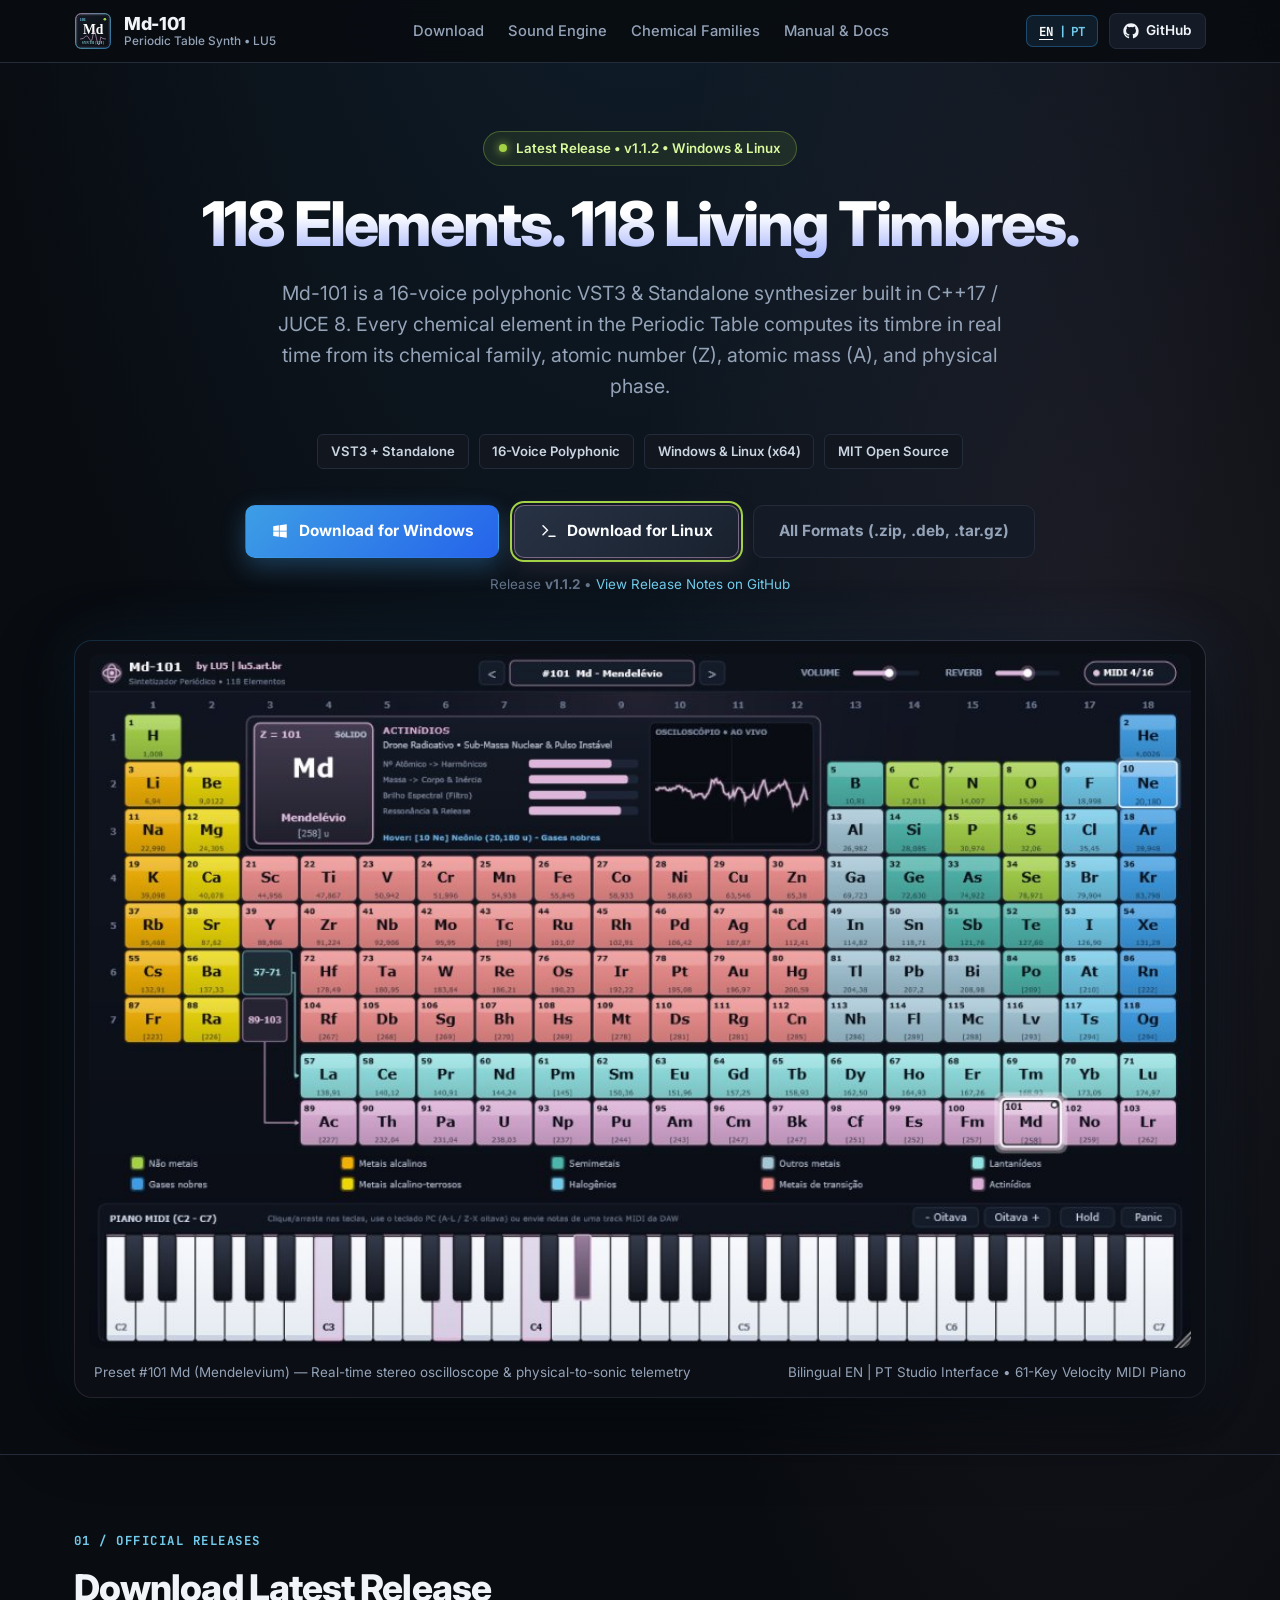
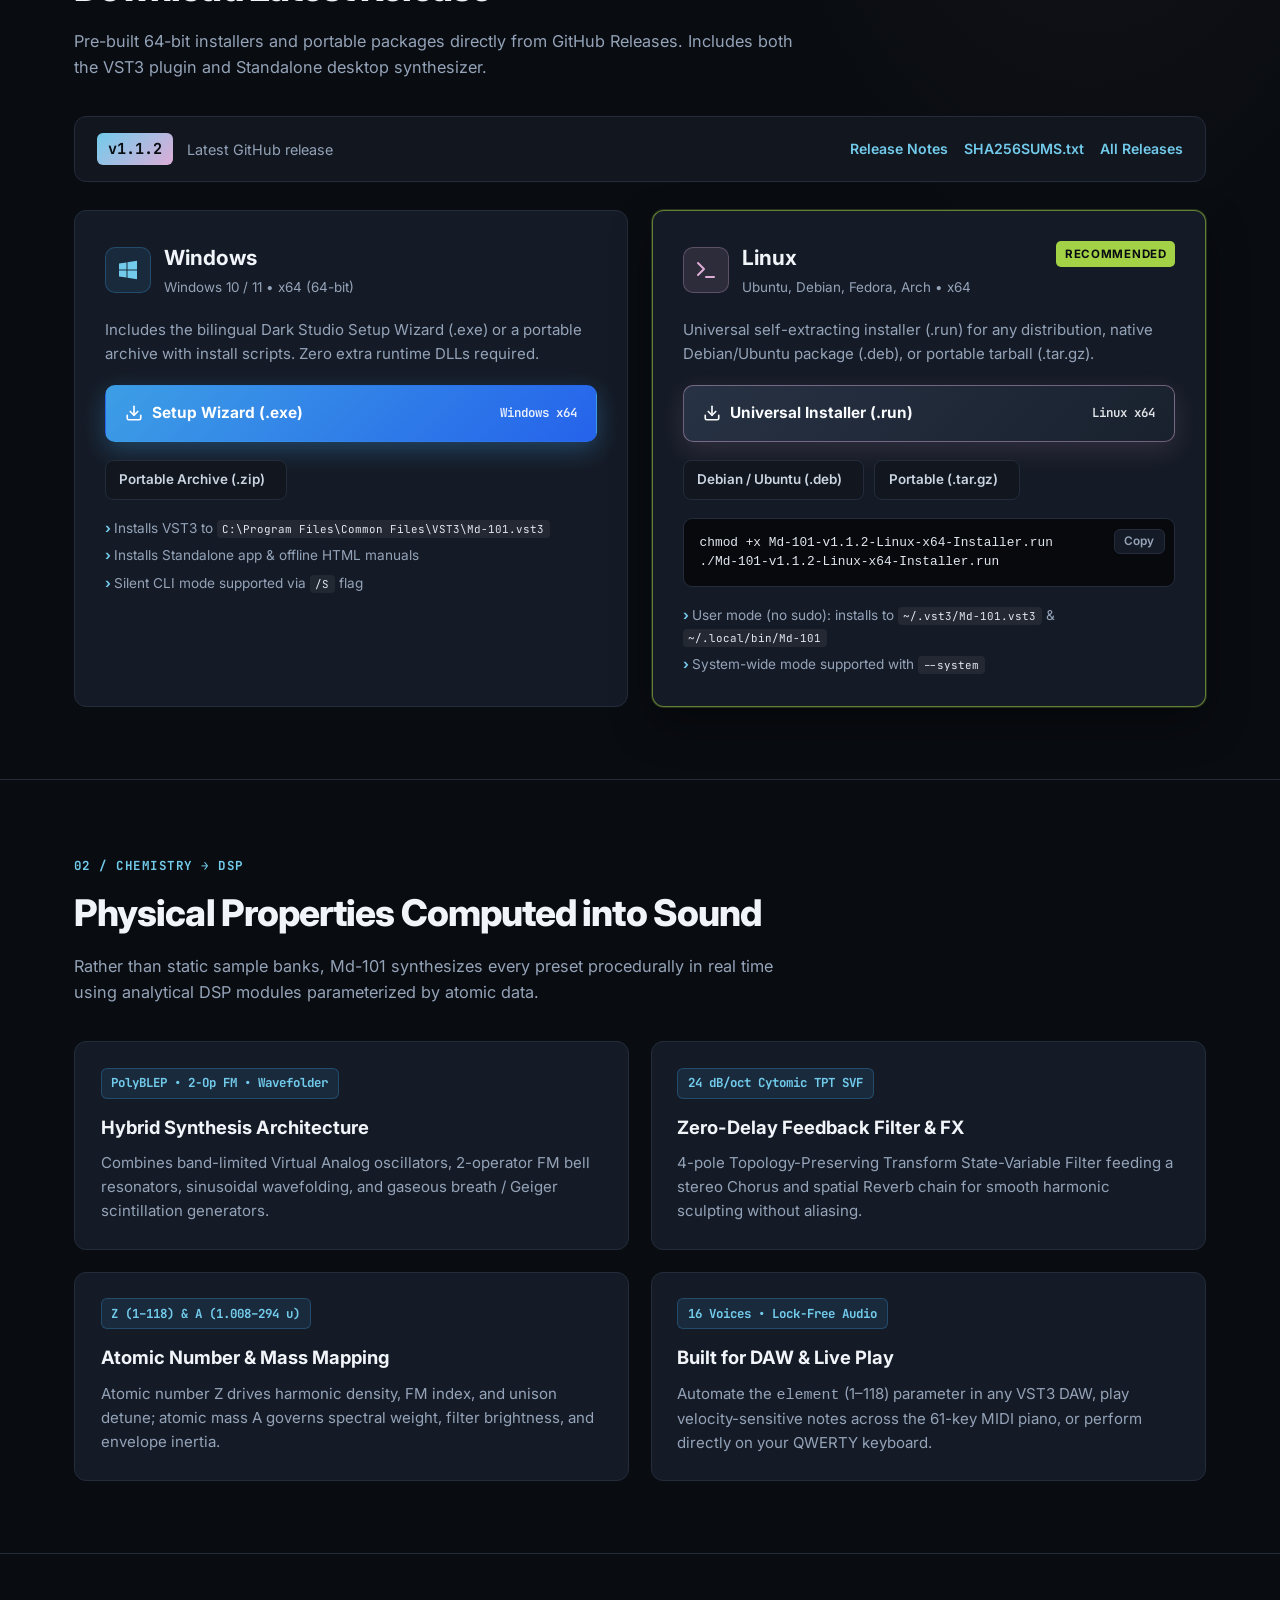
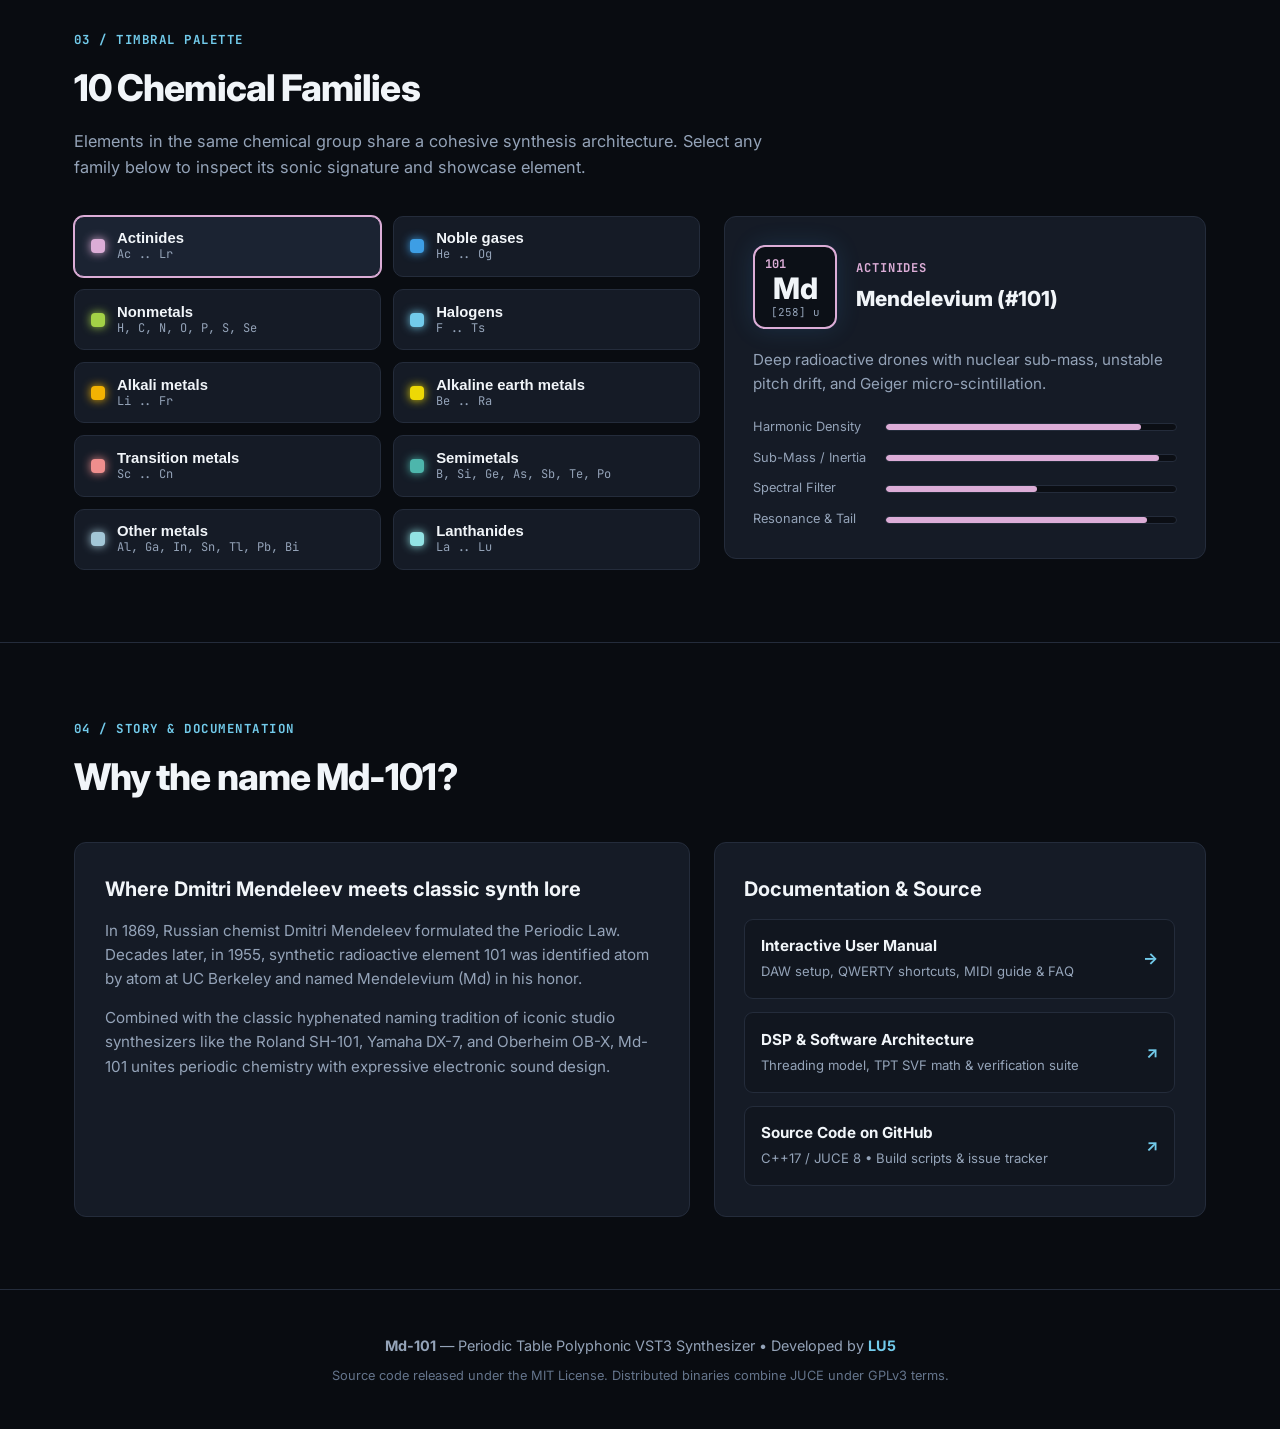
<file: index.html>
<!DOCTYPE html>
<html lang="en">
<head>
  <meta charset="UTF-8">
  <meta name="viewport" content="width=device-width, initial-scale=1.0">
  <title>Md-101 — Periodic Table Polyphonic VST3 Synthesizer</title>
  <meta name="description" content="Md-101 is a free, open-source 16-voice polyphonic VST3 & Standalone MIDI synthesizer where every one of the 118 chemical elements shapes its timbre in real time. Available for Windows and Linux.">
  <meta name="theme-color" content="#090c11">
  <meta property="og:type" content="website">
  <meta property="og:title" content="Md-101 — Periodic Table Polyphonic VST3 Synthesizer">
  <meta property="og:description" content="118 chemical elements, 118 real-time synthesized timbres. Free VST3 & Standalone plugin for Windows and Linux by LU5.">
  <meta property="og:image" content="assets/screenshot.jpg">
  <link rel="icon" type="image/svg+xml" href="assets/md-101.svg">
  <link rel="apple-touch-icon" href="assets/icon.png">
  <link rel="preconnect" href="https://fonts.googleapis.com">
  <link rel="preconnect" href="https://fonts.gstatic.com" crossorigin>
  <link href="https://fonts.googleapis.com/css2?family=Inter:wght@400;500;600;700;800&family=JetBrains+Mono:wght@500;600;700&display=swap" rel="stylesheet">
  <link rel="stylesheet" href="styles.css">
</head>
<body>

  <header class="site-header">
    <div class="header-inner">
      <a href="#top" class="brand">
        <img src="assets/md-101.svg" alt="Md-101 Logo" class="brand-icon">
        <span class="brand-text">
          <span class="brand-name">Md-101</span>
          <span class="brand-sub" data-i18n="brandSub">Periodic Table Synth • LU5</span>
        </span>
      </a>

      <ul class="nav-links">
        <li><a href="#download" data-i18n="navDownload">Download</a></li>
        <li><a href="#engine" data-i18n="navEngine">Sound Engine</a></li>
        <li><a href="#families" data-i18n="navFamilies">Chemical Families</a></li>
        <li><a href="#origin" data-i18n="navDocs">Manual &amp; Docs</a></li>
      </ul>

      <div class="header-actions">
        <button type="button" class="lang-toggle" id="lang-toggle" aria-label="Switch language">
          <span id="lang-en" class="active-lang">EN</span>
          <span>|</span>
          <span id="lang-pt">PT</span>
        </button>
        <a href="https://github.com/LU5-art-br/md101-vst" target="_blank" rel="noopener" class="header-gh">
          <svg width="16" height="16" viewBox="0 0 24 24" fill="currentColor" aria-hidden="true">
            <path d="M12 .5C5.65.5.5 5.65.5 12c0 5.08 3.29 9.39 7.86 10.91.57.1.78-.25.78-.55 0-.27-.01-1.18-.02-2.14-3.2.69-3.87-1.36-3.87-1.36-.52-1.33-1.28-1.68-1.28-1.68-1.05-.72.08-.7.08-.7 1.16.08 1.77 1.19 1.77 1.19 1.03 1.77 2.7 1.26 3.36.96.1-.75.4-1.26.73-1.55-2.55-.29-5.24-1.28-5.24-5.68 0-1.26.45-2.28 1.19-3.09-.12-.29-.52-1.46.11-3.05 0 0 .97-.31 3.18 1.18a11.05 11.05 0 0 1 5.78 0c2.21-1.49 3.18-1.18 3.18-1.18.63 1.59.23 2.76.11 3.05.74.81 1.19 1.83 1.19 3.09 0 4.41-2.69 5.38-5.26 5.67.42.36.79 1.07.79 2.16 0 1.56-.01 2.82-.01 3.2 0 .31.21.66.79.55A11.51 11.51 0 0 0 23.5 12C23.5 5.65 18.35.5 12 .5z"/>
          </svg>
          <span>GitHub</span>
        </a>
      </div>
    </div>
  </header>

  <main id="top">
    <!-- Hero -->
    <section class="hero">
      <div class="container">
        <a href="#download" class="release-pill" id="release-pill">
          <span class="status-dot"></span>
          <span id="release-pill-text">Latest Release • v1.1.2 • Windows &amp; Linux</span>
        </a>

        <h1 data-i18n="heroTitle">118 Elements. 118 Living Timbres.</h1>

        <p class="hero-subtitle" data-i18n="heroSubtitle">
          Md-101 is a 16-voice polyphonic VST3 &amp; Standalone synthesizer built in C++17 / JUCE 8. Every chemical element in the Periodic Table computes its timbre in real time from its chemical family, atomic number (Z), atomic mass (A), and physical phase.
        </p>

        <div class="hero-specs">
          <span class="spec-chip" data-i18n="chip1">VST3 + Standalone</span>
          <span class="spec-chip" data-i18n="chip2">16-Voice Polyphonic</span>
          <span class="spec-chip" data-i18n="chip3">Windows &amp; Linux (x64)</span>
          <span class="spec-chip" data-i18n="chip4">MIT Open Source</span>
        </div>

        <div class="hero-cta-group">
          <a href="https://github.com/LU5-art-br/md101-vst/releases/download/v1.1.2/Md-101-v1.1.2-Windows-x64-Setup.exe" class="btn btn-win" id="hero-win-btn">
            <svg width="18" height="18" viewBox="0 0 24 24" fill="currentColor" aria-hidden="true">
              <path d="M3 5.5L10.5 4.4V11.5H3V5.5ZM11.5 4.25L21 2.85V11.5H11.5V4.25ZM3 12.5H10.5V19.6L3 18.5V12.5ZM11.5 12.5H21V21.15L11.5 19.75V12.5Z"/>
            </svg>
            <span data-i18n="heroWinBtn">Download for Windows</span>
          </a>

          <a href="https://github.com/LU5-art-br/md101-vst/releases/download/v1.1.2/Md-101-v1.1.2-Linux-x64-Installer.run" class="btn btn-linux" id="hero-linux-btn">
            <svg width="18" height="18" viewBox="0 0 24 24" fill="none" stroke="currentColor" stroke-width="2" stroke-linecap="round" stroke-linejoin="round" aria-hidden="true">
              <polyline points="4 17 10 11 4 5"/>
              <line x1="12" y1="19" x2="20" y2="19"/>
            </svg>
            <span data-i18n="heroLinuxBtn">Download for Linux</span>
          </a>

          <a href="#download" class="btn btn-ghost" data-i18n="heroAllBtn">
            All Formats (.zip, .deb, .tar.gz)
          </a>
        </div>

        <p class="hero-subnote" id="hero-subnote">
          <span data-i18n="heroSubnotePrefix">Release</span>
          <strong id="hero-version-inline">v1.1.2</strong>
          <span>•</span>
          <a href="https://github.com/LU5-art-br/md101-vst/releases/tag/v1.1.2" target="_blank" rel="noopener" id="hero-notes-link" data-i18n="heroReleaseNotes">View Release Notes on GitHub</a>
        </p>

        <div class="showcase-frame">
          <div class="showcase-inner">
            <img src="assets/screenshot.jpg" alt="Md-101 Periodic Table Synthesizer interface showing the 118-element grid, center HUD oscilloscope, and 61-key MIDI keyboard">
            <div class="showcase-caption">
              <span data-i18n="captionLeft">Preset #101 Md (Mendelevium) — Real-time stereo oscilloscope &amp; physical-to-sonic telemetry</span>
              <span data-i18n="captionRight">Bilingual EN | PT Studio Interface • 61-Key Velocity MIDI Piano</span>
            </div>
          </div>
        </div>
      </div>
    </section>

    <!-- Download Section -->
    <section class="section" id="download">
      <div class="container">
        <div class="section-head">
          <span class="section-kicker" data-i18n="dlKicker">01 / Official Releases</span>
          <h2 data-i18n="dlTitle">Download Latest Release</h2>
          <p data-i18n="dlSubtitle">
            Pre-built 64-bit installers and portable packages directly from GitHub Releases. Includes both the VST3 plugin and Standalone desktop synthesizer.
          </p>
        </div>

        <div class="release-meta-bar">
          <div class="release-meta-left">
            <span class="version-tag" id="dl-version">v1.1.2</span>
            <span class="release-date" id="dl-date" data-i18n="dlDateLoading">Latest GitHub release</span>
          </div>
          <div class="release-meta-links">
            <a href="https://github.com/LU5-art-br/md101-vst/releases/tag/v1.1.2" target="_blank" rel="noopener" id="dl-notes-link" data-i18n="dlNotesLink">Release Notes</a>
            <a href="https://github.com/LU5-art-br/md101-vst/releases/download/v1.1.2/SHA256SUMS.txt" target="_blank" rel="noopener" id="dl-checksums-link">SHA256SUMS.txt</a>
            <a href="https://github.com/LU5-art-br/md101-vst/releases" target="_blank" rel="noopener" data-i18n="dlAllReleases">All Releases</a>
          </div>
        </div>

        <div class="download-grid">
          <!-- Windows Card -->
          <article class="os-card os-card-win" id="card-windows">
            <div class="os-card-header">
              <div class="os-title-wrap">
                <div class="os-icon" aria-hidden="true">
                  <svg width="24" height="24" viewBox="0 0 24 24" fill="currentColor">
                    <path d="M3 5.5L10.5 4.4V11.5H3V5.5ZM11.5 4.25L21 2.85V11.5H11.5V4.25ZM3 12.5H10.5V19.6L3 18.5V12.5ZM11.5 12.5H21V21.15L11.5 19.75V12.5Z"/>
                  </svg>
                </div>
                <div>
                  <h3>Windows</h3>
                  <span class="os-arch">Windows 10 / 11 • x64 (64-bit)</span>
                </div>
              </div>
              <span class="rec-badge" data-i18n="recommendedBadge">Recommended</span>
            </div>

            <p class="os-desc" data-i18n="winDesc">
              Includes the bilingual Dark Studio Setup Wizard (.exe) or a portable archive with install scripts. Zero extra runtime DLLs required.
            </p>

            <a href="https://github.com/LU5-art-br/md101-vst/releases/download/v1.1.2/Md-101-v1.1.2-Windows-x64-Setup.exe" class="btn btn-win dl-primary-btn" id="win-exe-btn">
              <span class="dl-btn-label">
                <svg width="18" height="18" viewBox="0 0 24 24" fill="none" stroke="currentColor" stroke-width="2.2" stroke-linecap="round" stroke-linejoin="round" aria-hidden="true">
                  <path d="M21 15v4a2 2 0 0 1-2 2H5a2 2 0 0 1-2-2v-4"/>
                  <polyline points="7 10 12 15 17 10"/>
                  <line x1="12" y1="15" x2="12" y2="3"/>
                </svg>
                <span data-i18n="winPrimaryLabel">Setup Wizard (.exe)</span>
              </span>
              <span class="dl-btn-meta" id="win-exe-meta">Windows x64</span>
            </a>

            <div class="dl-alt-row">
              <a href="https://github.com/LU5-art-br/md101-vst/releases/download/v1.1.2/Md-101-v1.1.2-Windows-x64.zip" class="dl-alt-link" id="win-zip-link">
                <span data-i18n="winZipLabel">Portable Archive (.zip)</span>
                <span id="win-zip-size"></span>
              </a>
            </div>

            <ul class="os-notes">
              <li data-i18n="winNote1">Installs VST3 to <code>C:\Program Files\Common Files\VST3\Md-101.vst3</code></li>
              <li data-i18n="winNote2">Installs Standalone app &amp; offline HTML manuals</li>
              <li data-i18n="winNote3">Silent CLI mode supported via <code>/S</code> flag</li>
            </ul>
          </article>

          <!-- Linux Card -->
          <article class="os-card os-card-linux" id="card-linux">
            <div class="os-card-header">
              <div class="os-title-wrap">
                <div class="os-icon" aria-hidden="true">
                  <svg width="24" height="24" viewBox="0 0 24 24" fill="none" stroke="currentColor" stroke-width="2" stroke-linecap="round" stroke-linejoin="round">
                    <polyline points="4 17 10 11 4 5"/>
                    <line x1="12" y1="19" x2="20" y2="19"/>
                  </svg>
                </div>
                <div>
                  <h3>Linux</h3>
                  <span class="os-arch">Ubuntu, Debian, Fedora, Arch • x64</span>
                </div>
              </div>
              <span class="rec-badge" data-i18n="recommendedBadge">Recommended</span>
            </div>

            <p class="os-desc" data-i18n="linuxDesc">
              Universal self-extracting installer (.run) for any distribution, native Debian/Ubuntu package (.deb), or portable tarball (.tar.gz).
            </p>

            <a href="https://github.com/LU5-art-br/md101-vst/releases/download/v1.1.2/Md-101-v1.1.2-Linux-x64-Installer.run" class="btn btn-linux dl-primary-btn" id="linux-run-btn">
              <span class="dl-btn-label">
                <svg width="18" height="18" viewBox="0 0 24 24" fill="none" stroke="currentColor" stroke-width="2.2" stroke-linecap="round" stroke-linejoin="round" aria-hidden="true">
                  <path d="M21 15v4a2 2 0 0 1-2 2H5a2 2 0 0 1-2-2v-4"/>
                  <polyline points="7 10 12 15 17 10"/>
                  <line x1="12" y1="15" x2="12" y2="3"/>
                </svg>
                <span data-i18n="linuxPrimaryLabel">Universal Installer (.run)</span>
              </span>
              <span class="dl-btn-meta" id="linux-run-meta">Linux x64</span>
            </a>

            <div class="dl-alt-row">
              <a href="https://github.com/LU5-art-br/md101-vst/releases/download/v1.1.2/md-101_1.1.2_amd64.deb" class="dl-alt-link" id="linux-deb-link">
                <span>Debian / Ubuntu (.deb)</span>
                <span id="linux-deb-size"></span>
              </a>
              <a href="https://github.com/LU5-art-br/md101-vst/releases/download/v1.1.2/Md-101-v1.1.2-Linux-x64.tar.gz" class="dl-alt-link" id="linux-tar-link">
                <span data-i18n="linuxTarLabel">Portable (.tar.gz)</span>
                <span id="linux-tar-size"></span>
              </a>
            </div>

            <div class="install-snippet">
              <button type="button" class="copy-btn" id="copy-linux-cmd" data-i18n="copyBtn">Copy</button>
              <pre id="linux-cmd">chmod +x Md-101-v1.1.2-Linux-x64-Installer.run
./Md-101-v1.1.2-Linux-x64-Installer.run</pre>
            </div>

            <ul class="os-notes">
              <li data-i18n="linuxNote1">User mode (no sudo): installs to <code>~/.vst3/Md-101.vst3</code> &amp; <code>~/.local/bin/Md-101</code></li>
              <li data-i18n="linuxNote2">System-wide mode supported with <code>--system</code></li>
            </ul>
          </article>
        </div>
      </div>
    </section>

    <!-- Sound Engine Section -->
    <section class="section" id="engine">
      <div class="container">
        <div class="section-head">
          <span class="section-kicker" data-i18n="engineKicker">02 / Chemistry → DSP</span>
          <h2 data-i18n="engineTitle">Physical Properties Computed into Sound</h2>
          <p data-i18n="engineSubtitle">
            Rather than static sample banks, Md-101 synthesizes every preset procedurally in real time using analytical DSP modules parameterized by atomic data.
          </p>
        </div>

        <div class="features-grid">
          <article class="feature-card">
            <span class="feature-badge">PolyBLEP • 2-Op FM • Wavefolder</span>
            <h3 data-i18n="feat1Title">Hybrid Synthesis Architecture</h3>
            <p data-i18n="feat1Desc">
              Combines band-limited Virtual Analog oscillators, 2-operator FM bell resonators, sinusoidal wavefolding, and gaseous breath / Geiger scintillation generators.
            </p>
          </article>

          <article class="feature-card">
            <span class="feature-badge">24 dB/oct Cytomic TPT SVF</span>
            <h3 data-i18n="feat2Title">Zero-Delay Feedback Filter &amp; FX</h3>
            <p data-i18n="feat2Desc">
              4-pole Topology-Preserving Transform State-Variable Filter feeding a stereo Chorus and spatial Reverb chain for smooth harmonic sculpting without aliasing.
            </p>
          </article>

          <article class="feature-card">
            <span class="feature-badge">Z (1–118) &amp; A (1.008–294 u)</span>
            <h3 data-i18n="feat3Title">Atomic Number &amp; Mass Mapping</h3>
            <p data-i18n="feat3Desc">
              Atomic number Z drives harmonic density, FM index, and unison detune; atomic mass A governs spectral weight, filter brightness, and envelope inertia.
            </p>
          </article>

          <article class="feature-card">
            <span class="feature-badge">16 Voices • Lock-Free Audio</span>
            <h3 data-i18n="feat4Title">Built for DAW &amp; Live Play</h3>
            <p data-i18n="feat4Desc">
              Automate the <code>element</code> (1–118) parameter in any VST3 DAW, play velocity-sensitive notes across the 61-key MIDI piano, or perform directly on your QWERTY keyboard.
            </p>
          </article>
        </div>
      </div>
    </section>

    <!-- Chemical Families Interactive Section -->
    <section class="section" id="families">
      <div class="container">
        <div class="section-head">
          <span class="section-kicker" data-i18n="famKicker">03 / Timbral Palette</span>
          <h2 data-i18n="famTitle">10 Chemical Families</h2>
          <p data-i18n="famSubtitle">
            Elements in the same chemical group share a cohesive synthesis architecture. Select any family below to inspect its sonic signature and showcase element.
          </p>
        </div>

        <div class="families-layout">
          <div class="families-grid" id="families-grid" role="tablist" aria-label="Chemical families">
            <!-- Populated by app.js -->
          </div>

          <aside class="family-inspector" id="family-inspector" aria-live="polite">
            <div class="inspector-top">
              <div class="element-tile" id="insp-tile">
                <span class="tile-num" id="insp-num">101</span>
                <span class="tile-sym" id="insp-sym">Md</span>
                <span class="tile-mass" id="insp-mass">[258] u</span>
              </div>
              <div>
                <div class="inspector-cat" id="insp-cat">Actinides</div>
                <div class="inspector-name" id="insp-name">Mendelevium (#101)</div>
              </div>
            </div>

            <p class="inspector-desc" id="insp-desc">
              Deep radioactive drones with nuclear sub-mass, unstable pitch drift, and Geiger micro-scintillation.
            </p>

            <div class="telemetry-bars">
              <div class="telemetry-row">
                <span data-i18n="barHarmonics">Harmonic Density</span>
                <div class="bar-track"><div class="bar-fill" id="bar-harmonics" style="width: 88%"></div></div>
              </div>
              <div class="telemetry-row">
                <span data-i18n="barMass">Sub-Mass / Inertia</span>
                <div class="bar-track"><div class="bar-fill" id="bar-mass" style="width: 94%"></div></div>
              </div>
              <div class="telemetry-row">
                <span data-i18n="barBright">Spectral Filter</span>
                <div class="bar-track"><div class="bar-fill" id="bar-bright" style="width: 52%"></div></div>
              </div>
              <div class="telemetry-row">
                <span data-i18n="barSpace">Resonance &amp; Tail</span>
                <div class="bar-track"><div class="bar-fill" id="bar-space" style="width: 90%"></div></div>
              </div>
            </div>
          </aside>
        </div>
      </div>
    </section>

    <!-- Origin & Docs Section -->
    <section class="section" id="origin">
      <div class="container">
        <div class="section-head">
          <span class="section-kicker" data-i18n="originKicker">04 / Story &amp; Documentation</span>
          <h2 data-i18n="originTitle">Why the name Md-101?</h2>
        </div>

        <div class="origin-grid">
          <article class="story-card">
            <h3 data-i18n="storyHeading">Where Dmitri Mendeleev meets classic synth lore</h3>
            <p data-i18n="storyP1">
              In 1869, Russian chemist Dmitri Mendeleev formulated the Periodic Law. Decades later, in 1955, synthetic radioactive element 101 was identified atom by atom at UC Berkeley and named Mendelevium (Md) in his honor.
            </p>
            <p data-i18n="storyP2">
              Combined with the classic hyphenated naming tradition of iconic studio synthesizers like the Roland SH-101, Yamaha DX-7, and Oberheim OB-X, Md-101 unites periodic chemistry with expressive electronic sound design.
            </p>
          </article>

          <div class="docs-card">
            <h3 data-i18n="docsHeading">Documentation &amp; Source</h3>
            <div class="docs-list">
              <a href="docs/manual-en.html" class="doc-link-item" id="manual-link">
                <div>
                  <span class="doc-link-title" data-i18n="docManualTitle">Interactive User Manual</span>
                  <span class="doc-link-sub" data-i18n="docManualSub">DAW setup, QWERTY shortcuts, MIDI guide &amp; FAQ</span>
                </div>
                <span class="doc-arrow">→</span>
              </a>

              <a href="https://github.com/LU5-art-br/md101-vst/blob/main/docs/ARCHITECTURE-en.md" target="_blank" rel="noopener" class="doc-link-item" id="arch-link">
                <div>
                  <span class="doc-link-title" data-i18n="docArchTitle">DSP &amp; Software Architecture</span>
                  <span class="doc-link-sub" data-i18n="docArchSub">Threading model, TPT SVF math &amp; verification suite</span>
                </div>
                <span class="doc-arrow">↗</span>
              </a>

              <a href="https://github.com/LU5-art-br/md101-vst" target="_blank" rel="noopener" class="doc-link-item">
                <div>
                  <span class="doc-link-title" data-i18n="docSourceTitle">Source Code on GitHub</span>
                  <span class="doc-link-sub" data-i18n="docSourceSub">C++17 / JUCE 8 • Build scripts &amp; issue tracker</span>
                </div>
                <span class="doc-arrow">↗</span>
              </a>
            </div>
          </div>
        </div>
      </div>
    </section>
  </main>

  <footer class="site-footer">
    <div class="container">
      <p>
        <strong>Md-101</strong> — <span data-i18n="footerTagline">Periodic Table Polyphonic VST3 Synthesizer</span> •
        <span data-i18n="footerBy">Developed by</span>
        <a href="https://lu5.art.br" target="_blank" rel="noopener"><strong>LU5</strong></a>
      </p>
      <p class="footer-legal" data-i18n="footerLegal">
        Source code released under the MIT License. Distributed binaries combine JUCE under GPLv3 terms.
      </p>
    </div>
  </footer>

  <script src="app.js"></script>
</body>
</html>
</file>
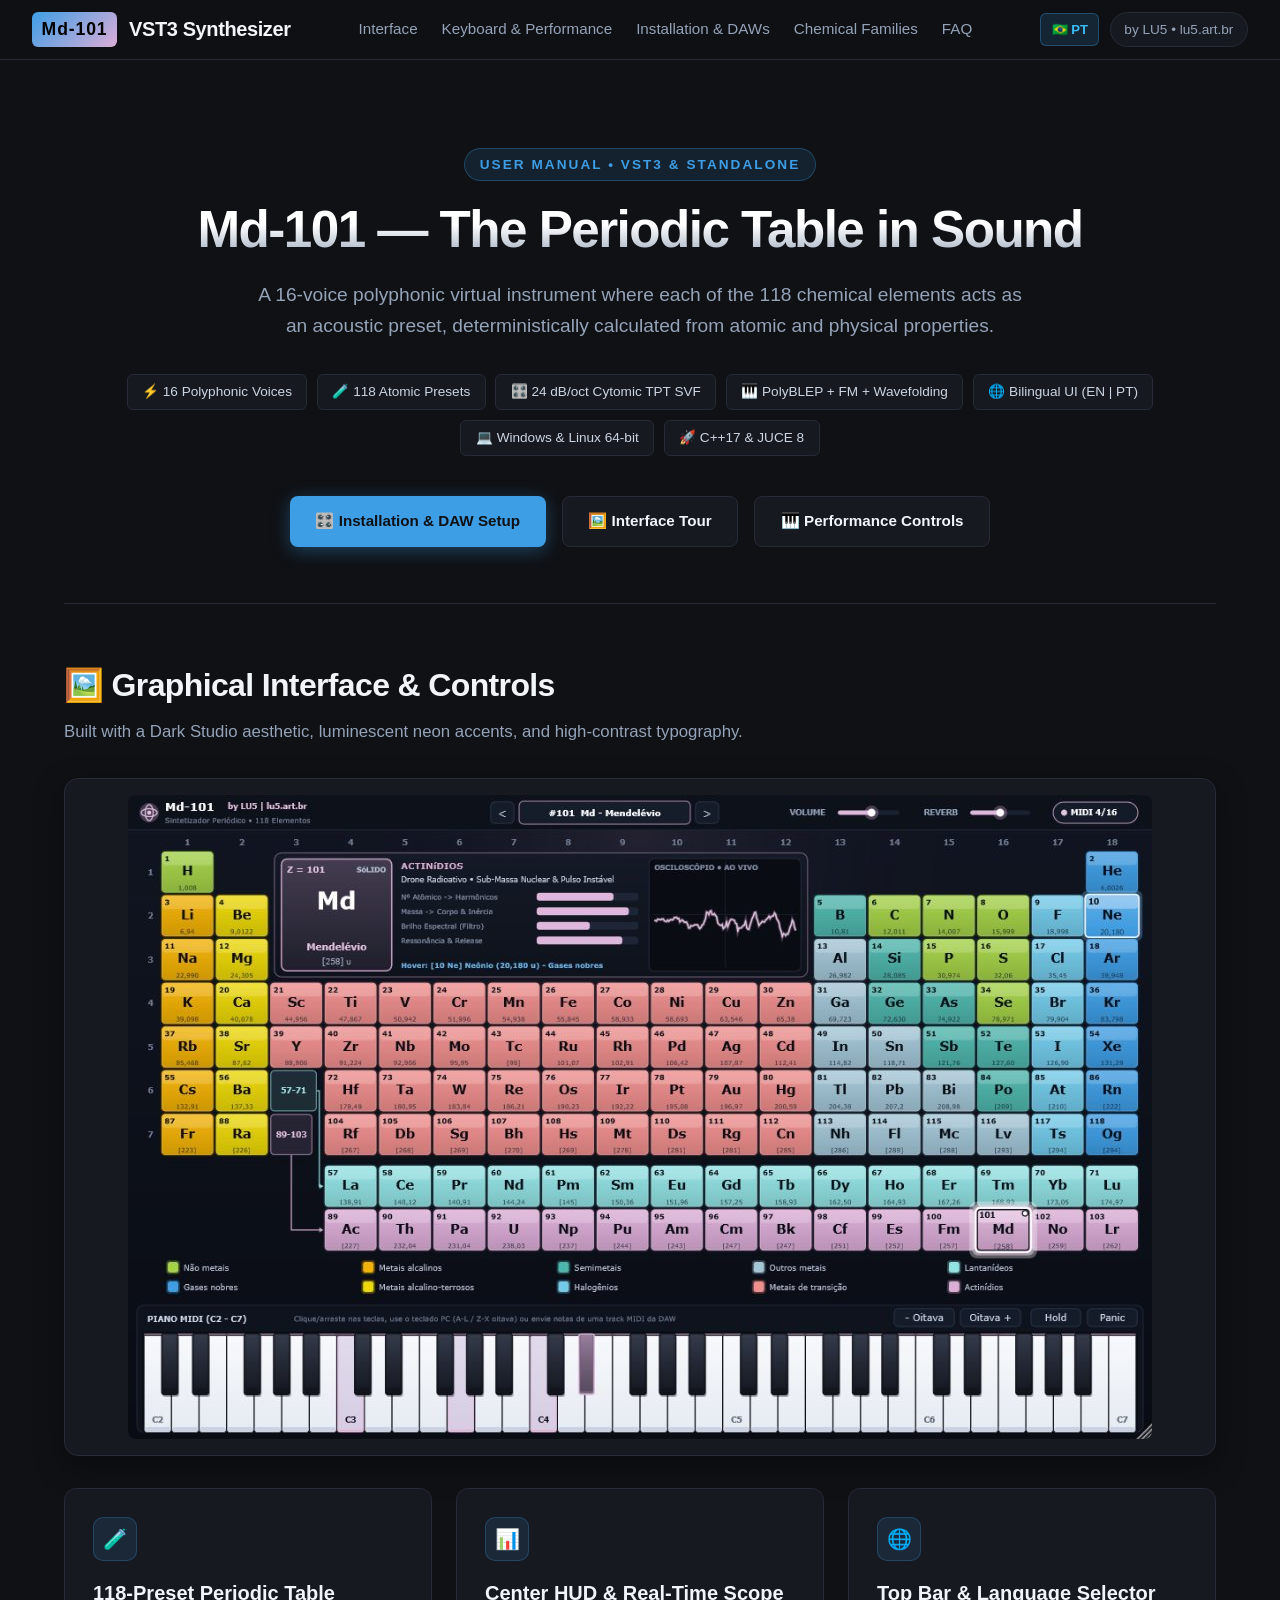
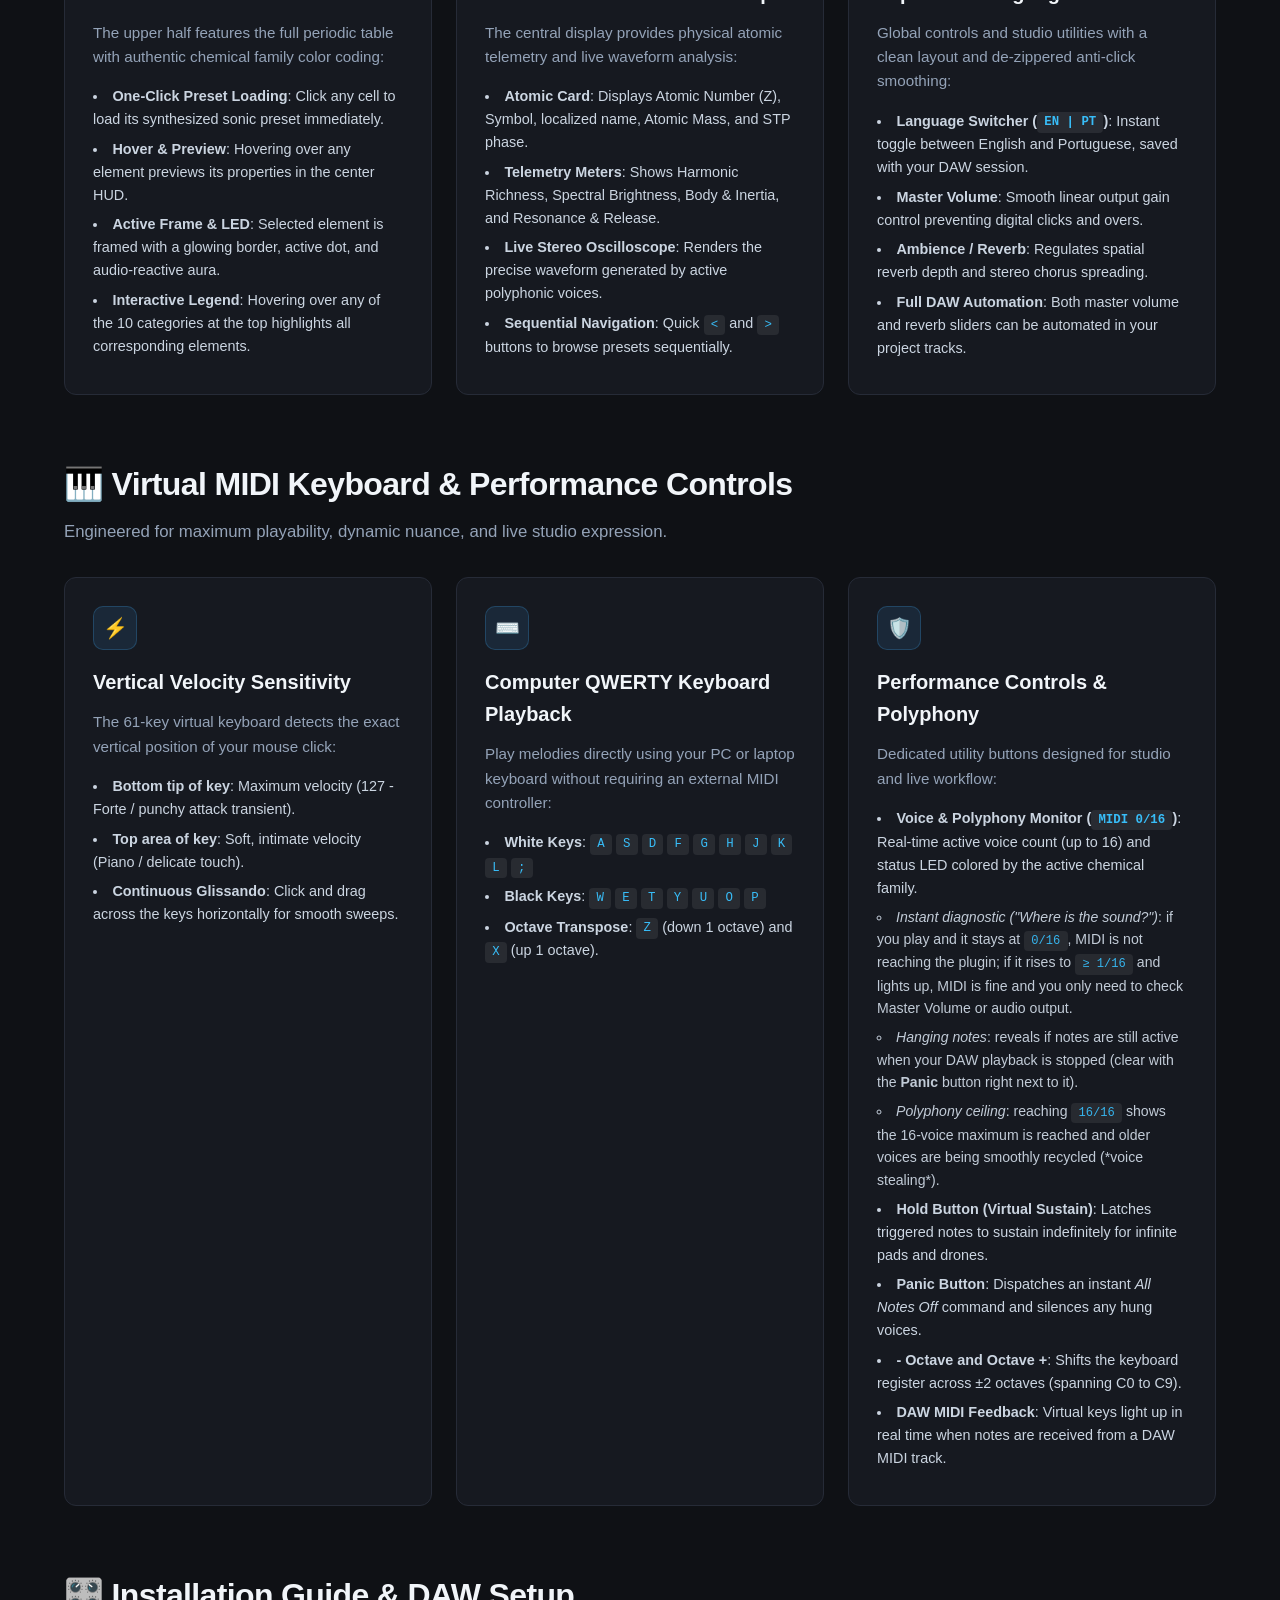
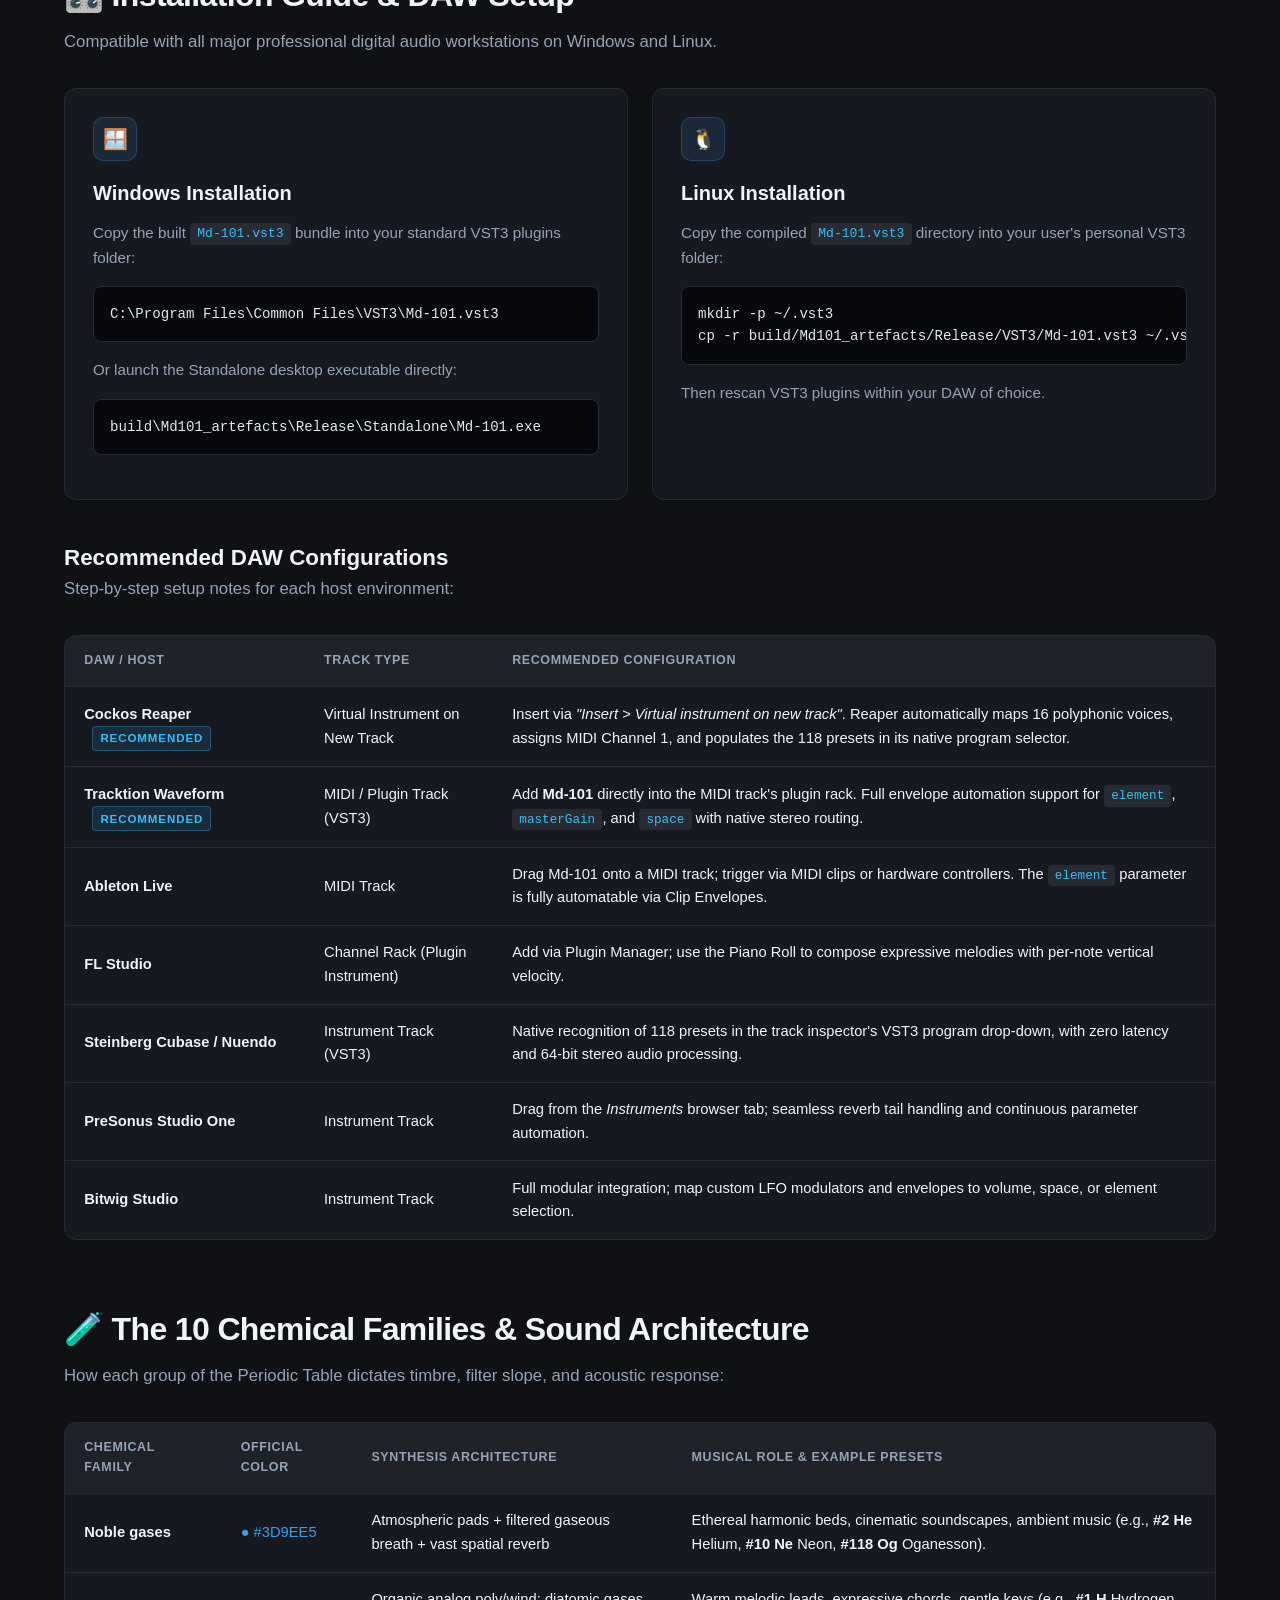
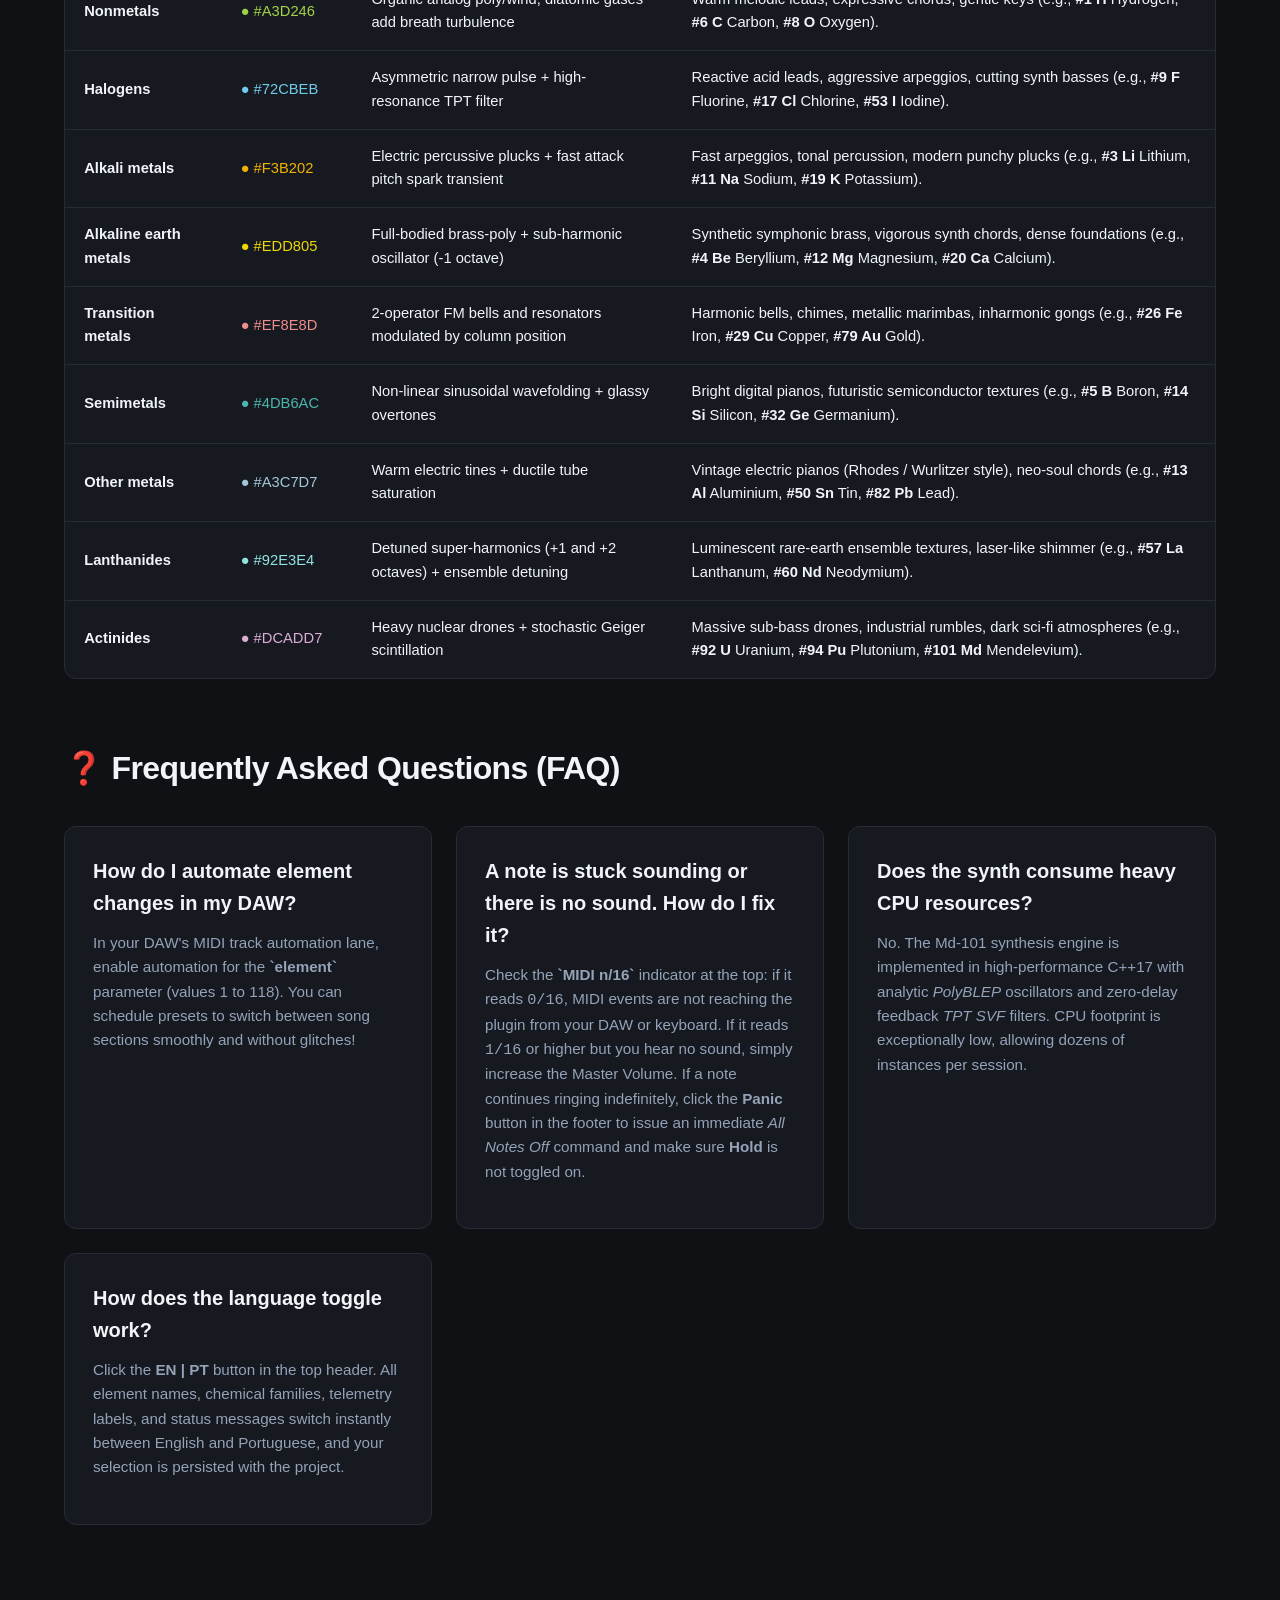
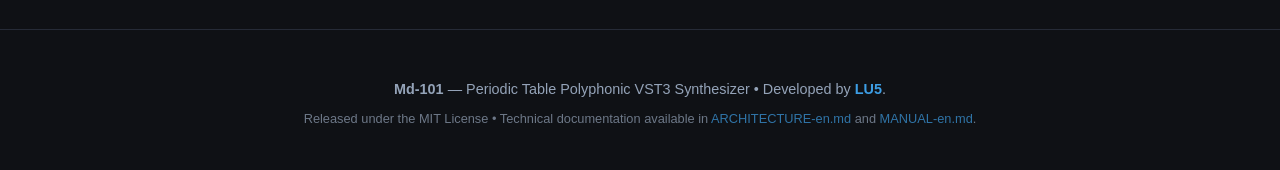
<file: docs/manual-en.html>
<!DOCTYPE html>
<html lang="en">
<head>
  <meta charset="UTF-8">
  <meta name="viewport" content="width=device-width, initial-scale=1.0">
  <title>Md-101 — VST3 & Standalone User Manual</title>
  <style>
    :root {
      --bg-dark: #0f1115;
      --bg-card: #161920;
      --bg-card-hover: #1e222c;
      --bg-surface: #12141a;
      --border-subtle: #262b37;
      --border-bright: #3b4255;
      --text-main: #f1f5f9;
      --text-muted: #94a3b8;
      --accent: #3d9ee5;
      --accent-glow: rgba(61, 158, 229, 0.35);
      --font-family: -apple-system, BlinkMacSystemFont, "Segoe UI", Roboto, Helvetica, Arial, sans-serif;
    }

    * {
      box-sizing: border-box;
      margin: 0;
      padding: 0;
    }

    body {
      background-color: var(--bg-dark);
      color: var(--text-main);
      font-family: var(--font-family);
      line-height: 1.6;
      -webkit-font-smoothing: antialiased;
      overflow-x: hidden;
    }

    header {
      position: sticky;
      top: 0;
      z-index: 1000;
      background: rgba(15, 17, 21, 0.92);
      backdrop-filter: blur(12px);
      border-bottom: 1px solid var(--border-subtle);
      padding: 0.75rem 2rem;
      display: flex;
      justify-content: space-between;
      align-items: center;
      flex-wrap: wrap;
      gap: 1rem;
    }

    .logo-container {
      display: flex;
      align-items: center;
      gap: 0.75rem;
      text-decoration: none;
      color: inherit;
    }

    .logo-badge {
      background: linear-gradient(135deg, #3d9ee5, #dcadd7);
      color: #000;
      font-weight: 900;
      font-size: 1.1rem;
      padding: 0.2rem 0.6rem;
      border-radius: 6px;
      letter-spacing: 0.05em;
    }

    .logo-title {
      font-size: 1.25rem;
      font-weight: 700;
      letter-spacing: -0.02em;
    }

    .nav-links {
      display: flex;
      gap: 1.5rem;
      list-style: none;
      font-size: 0.95rem;
    }

    .nav-links a {
      color: var(--text-muted);
      text-decoration: none;
      font-weight: 500;
      transition: color 0.2s, text-shadow 0.2s;
    }

    .nav-links a:hover, .nav-links a.active {
      color: var(--text-main);
      text-shadow: 0 0 12px var(--accent-glow);
    }

    .header-actions {
      display: flex;
      align-items: center;
      gap: 0.65rem;
    }

    .lang-badge {
      background: rgba(61, 158, 229, 0.15);
      border: 1px solid rgba(61, 158, 229, 0.35);
      color: #38bdf8;
      font-size: 0.82rem;
      font-weight: 700;
      padding: 0.3rem 0.65rem;
      border-radius: 6px;
      text-decoration: none;
      transition: all 0.2s;
    }
    .lang-badge:hover {
      background: rgba(61, 158, 229, 0.28);
      border-color: #38bdf8;
      color: #fff;
    }

    .author-badge {
      background: var(--bg-card);
      border: 1px solid var(--border-subtle);
      padding: 0.35rem 0.85rem;
      border-radius: 20px;
      font-size: 0.85rem;
      text-decoration: none;
      color: var(--text-muted);
      transition: all 0.2s;
    }
    .author-badge:hover {
      border-color: var(--accent);
      color: var(--text-main);
    }

    /* Main Container */
    main {
      max-width: 1200px;
      margin: 0 auto;
      padding: 2.5rem 1.5rem;
    }

    /* Hero Section */
    .hero {
      text-align: center;
      padding: 3rem 1rem 3.5rem;
      border-bottom: 1px solid var(--border-subtle);
      margin-bottom: 3.5rem;
    }

    .hero-tag {
      display: inline-block;
      font-size: 0.85rem;
      text-transform: uppercase;
      letter-spacing: 0.15em;
      color: var(--accent);
      background: rgba(61, 158, 229, 0.12);
      border: 1px solid rgba(61, 158, 229, 0.3);
      padding: 0.3rem 0.9rem;
      border-radius: 50px;
      margin-bottom: 1.25rem;
      font-weight: 600;
    }

    .hero h1 {
      font-size: 3.2rem;
      font-weight: 800;
      letter-spacing: -0.03em;
      line-height: 1.15;
      margin-bottom: 1.25rem;
      background: linear-gradient(180deg, #ffffff 40%, #94a3b8 100%);
      -webkit-background-clip: text;
      -webkit-text-fill-color: transparent;
    }

    .hero p {
      font-size: 1.2rem;
      color: var(--text-muted);
      max-width: 780px;
      margin: 0 auto 2rem;
    }

    .hero-badges {
      display: flex;
      flex-wrap: wrap;
      justify-content: center;
      gap: 0.6rem;
      margin-bottom: 2.5rem;
    }

    .badge-pill {
      background: var(--bg-card);
      border: 1px solid var(--border-subtle);
      padding: 0.4rem 0.9rem;
      border-radius: 6px;
      font-size: 0.85rem;
      color: #cbd5e1;
    }

    .hero-actions {
      display: flex;
      justify-content: center;
      gap: 1rem;
      flex-wrap: wrap;
    }

    .btn {
      display: inline-flex;
      align-items: center;
      gap: 0.5rem;
      padding: 0.75rem 1.6rem;
      border-radius: 8px;
      font-weight: 600;
      font-size: 0.95rem;
      text-decoration: none;
      cursor: pointer;
      transition: all 0.2s;
      border: none;
    }

    .btn-primary {
      background: var(--accent);
      color: #0f1115;
      box-shadow: 0 4px 18px var(--accent-glow);
    }
    .btn-primary:hover {
      transform: translateY(-2px);
      box-shadow: 0 6px 24px var(--accent-glow);
      filter: brightness(1.1);
    }

    .btn-secondary {
      background: var(--bg-card);
      border: 1px solid var(--border-subtle);
      color: var(--text-main);
    }
    .btn-secondary:hover {
      border-color: var(--border-bright);
      background: var(--bg-card-hover);
    }

    /* Section Headers */
    .section-container {
      margin-bottom: 4rem;
    }

    .section-header {
      margin-bottom: 2rem;
    }

    .section-header h2 {
      font-size: 2rem;
      font-weight: 700;
      letter-spacing: -0.02em;
      margin-bottom: 0.5rem;
      display: flex;
      align-items: center;
      gap: 0.75rem;
    }

    .section-header p {
      color: var(--text-muted);
      font-size: 1.05rem;
    }

    /* Screenshot Banner */
    .screenshot-banner {
      background: var(--bg-card);
      border: 1px solid var(--border-subtle);
      border-radius: 14px;
      padding: 1rem;
      margin-bottom: 2rem;
      text-align: center;
      box-shadow: 0 10px 30px rgba(0, 0, 0, 0.4);
    }

    .screenshot-banner img {
      max-width: 100%;
      height: auto;
      border-radius: 8px;
      display: block;
      margin: 0 auto;
    }

    /* Content Cards Grid */
    .cards-grid {
      display: grid;
      grid-template-columns: repeat(auto-fit, minmax(320px, 1fr));
      gap: 1.5rem;
      margin-bottom: 2.5rem;
    }

    .content-card {
      background: var(--bg-card);
      border: 1px solid var(--border-subtle);
      border-radius: 12px;
      padding: 1.75rem;
      transition: border-color 0.2s;
    }
    .content-card:hover {
      border-color: var(--border-bright);
    }

    .card-icon {
      width: 44px;
      height: 44px;
      border-radius: 10px;
      background: rgba(61, 158, 229, 0.12);
      border: 1px solid rgba(61, 158, 229, 0.25);
      display: flex;
      align-items: center;
      justify-content: center;
      font-size: 1.25rem;
      margin-bottom: 1rem;
      color: var(--accent);
    }

    .content-card h3 {
      font-size: 1.25rem;
      margin-bottom: 0.75rem;
    }

    .content-card p {
      color: var(--text-muted);
      font-size: 0.95rem;
      margin-bottom: 1rem;
    }

    .content-card ul {
      list-style-position: inside;
      color: #cbd5e1;
      font-size: 0.9rem;
    }
    .content-card li {
      margin-bottom: 0.4rem;
    }

    /* Tables */
    .table-wrapper {
      overflow-x: auto;
      background: var(--bg-card);
      border: 1px solid var(--border-subtle);
      border-radius: 12px;
      margin: 1.5rem 0 2.5rem;
    }

    .spec-table {
      width: 100%;
      border-collapse: collapse;
      font-size: 0.92rem;
    }

    .spec-table th, .spec-table td {
      padding: 0.95rem 1.2rem;
      border-bottom: 1px solid var(--border-subtle);
      text-align: left;
    }

    .spec-table th {
      background: rgba(255, 255, 255, 0.04);
      color: var(--text-muted);
      font-weight: 600;
      text-transform: uppercase;
      font-size: 0.78rem;
      letter-spacing: 0.05em;
    }

    .spec-table tr:last-child td {
      border-bottom: none;
    }

    .spec-table tr:hover td {
      background: rgba(255, 255, 255, 0.02);
    }

    .top-daw-badge {
      display: inline-block;
      font-size: 0.72rem;
      text-transform: uppercase;
      letter-spacing: 0.08em;
      font-weight: 700;
      color: #38bdf8;
      background: rgba(56, 189, 248, 0.12);
      border: 1px solid rgba(56, 189, 248, 0.3);
      padding: 0.15rem 0.45rem;
      border-radius: 4px;
      margin-left: 0.5rem;
      vertical-align: middle;
    }

    /* Code blocks */
    pre, code {
      font-family: ui-monospace, SFMono-Regular, Menlo, Monaco, Consolas, monospace;
    }

    pre {
      background: #08090c;
      border: 1px solid var(--border-subtle);
      border-radius: 8px;
      padding: 1rem;
      overflow-x: auto;
      font-size: 0.88rem;
      color: #e2e8f0;
      margin: 0.75rem 0 1rem;
    }

    code.inline-code {
      background: rgba(255, 255, 255, 0.08);
      padding: 0.2rem 0.45rem;
      border-radius: 4px;
      font-size: 0.86em;
      color: #38bdf8;
    }

    footer {
      border-top: 1px solid var(--border-subtle);
      padding: 3rem 2rem;
      text-align: center;
      color: var(--text-muted);
      font-size: 0.9rem;
    }

    footer a {
      color: var(--accent);
      text-decoration: none;
    }
    footer a:hover {
      text-decoration: underline;
    }
  </style>
</head>
<body>

  <!-- Header -->
  <header>
    <a href="#intro" class="logo-container">
      <span class="logo-badge">Md-101</span>
      <span class="logo-title">VST3 Synthesizer</span>
    </a>
    <ul class="nav-links">
      <li><a href="#interface">Interface</a></li>
      <li><a href="#keyboard">Keyboard & Performance</a></li>
      <li><a href="#installation">Installation & DAWs</a></li>
      <li><a href="#families">Chemical Families</a></li>
      <li><a href="#faq">FAQ</a></li>
    </ul>
    <div class="header-actions">
      <a href="manual.html" class="lang-badge" title="Versão em Português">🇧🇷 PT</a>
      <a href="https://lu5.art.br" target="_blank" rel="noopener" class="author-badge">by LU5 • lu5.art.br</a>
    </div>
  </header>

  <!-- Main -->
  <main>

    <!-- Hero Section -->
    <section class="hero" id="intro">
      <span class="hero-tag">User Manual • VST3 & Standalone</span>
      <h1>Md-101 — The Periodic Table in Sound</h1>
      <p>
        A 16-voice polyphonic virtual instrument where each of the 118 chemical elements acts as an acoustic preset, deterministically calculated from atomic and physical properties.
      </p>

      <div class="hero-badges">
        <span class="badge-pill">⚡ 16 Polyphonic Voices</span>
        <span class="badge-pill">🧪 118 Atomic Presets</span>
        <span class="badge-pill">🎛️ 24 dB/oct Cytomic TPT SVF</span>
        <span class="badge-pill">🎹 PolyBLEP + FM + Wavefolding</span>
        <span class="badge-pill">🌐 Bilingual UI (EN | PT)</span>
        <span class="badge-pill">💻 Windows & Linux 64-bit</span>
        <span class="badge-pill">🚀 C++17 & JUCE 8</span>
      </div>

      <div class="hero-actions">
        <a href="#installation" class="btn btn-primary">🎛️ Installation & DAW Setup</a>
        <a href="#interface" class="btn btn-secondary">🖼️ Interface Tour</a>
        <a href="#keyboard" class="btn btn-secondary">🎹 Performance Controls</a>
      </div>
    </section>

    <!-- Interface Section -->
    <section class="section-container" id="interface">
      <div class="section-header">
        <h2>🖼️ Graphical Interface & Controls</h2>
        <p>Built with a Dark Studio aesthetic, luminescent neon accents, and high-contrast typography.</p>
      </div>

      <div class="screenshot-banner">
        <img src="../assets/screenshot.jpg" alt="Official Md-101 synthesizer interface screenshot" />
      </div>

      <div class="cards-grid">
        <div class="content-card">
          <div class="card-icon">🧪</div>
          <h3>118-Preset Periodic Table</h3>
          <p>
            The upper half features the full periodic table with authentic chemical family color coding:
          </p>
          <ul>
            <li><strong>One-Click Preset Loading</strong>: Click any cell to load its synthesized sonic preset immediately.</li>
            <li><strong>Hover & Preview</strong>: Hovering over any element previews its properties in the center HUD.</li>
            <li><strong>Active Frame & LED</strong>: Selected element is framed with a glowing border, active dot, and audio-reactive aura.</li>
            <li><strong>Interactive Legend</strong>: Hovering over any of the 10 categories at the top highlights all corresponding elements.</li>
          </ul>
        </div>

        <div class="content-card">
          <div class="card-icon">📊</div>
          <h3>Center HUD & Real-Time Scope</h3>
          <p>
            The central display provides physical atomic telemetry and live waveform analysis:
          </p>
          <ul>
            <li><strong>Atomic Card</strong>: Displays Atomic Number (Z), Symbol, localized name, Atomic Mass, and STP phase.</li>
            <li><strong>Telemetry Meters</strong>: Shows Harmonic Richness, Spectral Brightness, Body & Inertia, and Resonance & Release.</li>
            <li><strong>Live Stereo Oscilloscope</strong>: Renders the precise waveform generated by active polyphonic voices.</li>
            <li><strong>Sequential Navigation</strong>: Quick <code class="inline-code">&lt;</code> and <code class="inline-code">&gt;</code> buttons to browse presets sequentially.</li>
          </ul>
        </div>

        <div class="content-card">
          <div class="card-icon">🌐</div>
          <h3>Top Bar & Language Selector</h3>
          <p>
            Global controls and studio utilities with a clean layout and de-zippered anti-click smoothing:
          </p>
          <ul>
            <li><strong>Language Switcher (<code class="inline-code">EN | PT</code>)</strong>: Instant toggle between English and Portuguese, saved with your DAW session.</li>
            <li><strong>Master Volume</strong>: Smooth linear output gain control preventing digital clicks and overs.</li>
            <li><strong>Ambience / Reverb</strong>: Regulates spatial reverb depth and stereo chorus spreading.</li>
            <li><strong>Full DAW Automation</strong>: Both master volume and reverb sliders can be automated in your project tracks.</li>
          </ul>
        </div>
      </div>
    </section>

    <!-- Performance & Keyboard Section -->
    <section class="section-container" id="keyboard">
      <div class="section-header">
        <h2>🎹 Virtual MIDI Keyboard & Performance Controls</h2>
        <p>Engineered for maximum playability, dynamic nuance, and live studio expression.</p>
      </div>

      <div class="cards-grid">
        <div class="content-card">
          <div class="card-icon">⚡</div>
          <h3>Vertical Velocity Sensitivity</h3>
          <p>
            The 61-key virtual keyboard detects the exact vertical position of your mouse click:
          </p>
          <ul>
            <li><strong>Bottom tip of key</strong>: Maximum velocity (127 - Forte / punchy attack transient).</li>
            <li><strong>Top area of key</strong>: Soft, intimate velocity (Piano / delicate touch).</li>
            <li><strong>Continuous Glissando</strong>: Click and drag across the keys horizontally for smooth sweeps.</li>
          </ul>
        </div>

        <div class="content-card">
          <div class="card-icon">⌨️</div>
          <h3>Computer QWERTY Keyboard Playback</h3>
          <p>
            Play melodies directly using your PC or laptop keyboard without requiring an external MIDI controller:
          </p>
          <ul>
            <li><strong>White Keys</strong>: <code class="inline-code">A</code> <code class="inline-code">S</code> <code class="inline-code">D</code> <code class="inline-code">F</code> <code class="inline-code">G</code> <code class="inline-code">H</code> <code class="inline-code">J</code> <code class="inline-code">K</code> <code class="inline-code">L</code> <code class="inline-code">;</code></li>
            <li><strong>Black Keys</strong>: <code class="inline-code">W</code> <code class="inline-code">E</code> <code class="inline-code">T</code> <code class="inline-code">Y</code> <code class="inline-code">U</code> <code class="inline-code">O</code> <code class="inline-code">P</code></li>
            <li><strong>Octave Transpose</strong>: <code class="inline-code">Z</code> (down 1 octave) and <code class="inline-code">X</code> (up 1 octave).</li>
          </ul>
        </div>

        <div class="content-card">
          <div class="card-icon">🛡️</div>
          <h3>Performance Controls & Polyphony</h3>
          <p>
            Dedicated utility buttons designed for studio and live workflow:
          </p>
          <ul>
            <li><strong>Voice & Polyphony Monitor (<code class="inline-code">MIDI 0/16</code>)</strong>: Real-time active voice count (up to 16) and status LED colored by the active chemical family.
              <ul style="margin-top: 0.35rem; font-size: 0.88rem; opacity: 0.95;">
                <li><em>Instant diagnostic ("Where is the sound?")</em>: if you play and it stays at <code class="inline-code">0/16</code>, MIDI is not reaching the plugin; if it rises to <code class="inline-code">&ge; 1/16</code> and lights up, MIDI is fine and you only need to check Master Volume or audio output.</li>
                <li><em>Hanging notes</em>: reveals if notes are still active when your DAW playback is stopped (clear with the <strong>Panic</strong> button right next to it).</li>
                <li><em>Polyphony ceiling</em>: reaching <code class="inline-code">16/16</code> shows the 16-voice maximum is reached and older voices are being smoothly recycled (*voice stealing*).</li>
              </ul>
            </li>
            <li><strong>Hold Button (Virtual Sustain)</strong>: Latches triggered notes to sustain indefinitely for infinite pads and drones.</li>
            <li><strong>Panic Button</strong>: Dispatches an instant <em>All Notes Off</em> command and silences any hung voices.</li>
            <li><strong>- Octave and Octave +</strong>: Shifts the keyboard register across &plusmn;2 octaves (spanning C0 to C9).</li>
            <li><strong>DAW MIDI Feedback</strong>: Virtual keys light up in real time when notes are received from a DAW MIDI track.</li>
          </ul>
        </div>
      </div>
    </section>

    <!-- Installation & DAWs Section -->
    <section class="section-container" id="installation">
      <div class="section-header">
        <h2>🎛️ Installation Guide & DAW Setup</h2>
        <p>Compatible with all major professional digital audio workstations on Windows and Linux.</p>
      </div>

      <div class="cards-grid">
        <div class="content-card">
          <div class="card-icon">🪟</div>
          <h3>Windows Installation</h3>
          <p>Copy the built <code class="inline-code">Md-101.vst3</code> bundle into your standard VST3 plugins folder:</p>
          <pre>C:\Program Files\Common Files\VST3\Md-101.vst3</pre>
          <p>Or launch the Standalone desktop executable directly:</p>
          <pre>build\Md101_artefacts\Release\Standalone\Md-101.exe</pre>
        </div>

        <div class="content-card">
          <div class="card-icon">🐧</div>
          <h3>Linux Installation</h3>
          <p>Copy the compiled <code class="inline-code">Md-101.vst3</code> directory into your user's personal VST3 folder:</p>
          <pre>mkdir -p ~/.vst3
cp -r build/Md101_artefacts/Release/VST3/Md-101.vst3 ~/.vst3/</pre>
          <p>Then rescan VST3 plugins within your DAW of choice.</p>
        </div>
      </div>

      <div class="section-header" style="margin-top: 2rem;">
        <h3 style="font-size: 1.4rem;">Recommended DAW Configurations</h3>
        <p>Step-by-step setup notes for each host environment:</p>
      </div>

      <div class="table-wrapper">
        <table class="spec-table">
          <thead>
            <tr>
              <th>DAW / Host</th>
              <th>Track Type</th>
              <th>Recommended Configuration</th>
            </tr>
          </thead>
          <tbody>
            <tr>
              <td>
                <strong>Cockos Reaper</strong>
                <span class="top-daw-badge">Recommended</span>
              </td>
              <td>Virtual Instrument on New Track</td>
              <td>Insert via <em>"Insert &gt; Virtual instrument on new track"</em>. Reaper automatically maps 16 polyphonic voices, assigns MIDI Channel 1, and populates the 118 presets in its native program selector.</td>
            </tr>
            <tr>
              <td>
                <strong>Tracktion Waveform</strong>
                <span class="top-daw-badge">Recommended</span>
              </td>
              <td>MIDI / Plugin Track (VST3)</td>
              <td>Add <strong>Md-101</strong> directly into the MIDI track's plugin rack. Full envelope automation support for <code class="inline-code">element</code>, <code class="inline-code">masterGain</code>, and <code class="inline-code">space</code> with native stereo routing.</td>
            </tr>
            <tr>
              <td><strong>Ableton Live</strong></td>
              <td>MIDI Track</td>
              <td>Drag Md-101 onto a MIDI track; trigger via MIDI clips or hardware controllers. The <code class="inline-code">element</code> parameter is fully automatable via Clip Envelopes.</td>
            </tr>
            <tr>
              <td><strong>FL Studio</strong></td>
              <td>Channel Rack (Plugin Instrument)</td>
              <td>Add via Plugin Manager; use the Piano Roll to compose expressive melodies with per-note vertical velocity.</td>
            </tr>
            <tr>
              <td><strong>Steinberg Cubase / Nuendo</strong></td>
              <td>Instrument Track (VST3)</td>
              <td>Native recognition of 118 presets in the track inspector's VST3 program drop-down, with zero latency and 64-bit stereo audio processing.</td>
            </tr>
            <tr>
              <td><strong>PreSonus Studio One</strong></td>
              <td>Instrument Track</td>
              <td>Drag from the <em>Instruments</em> browser tab; seamless reverb tail handling and continuous parameter automation.</td>
            </tr>
            <tr>
              <td><strong>Bitwig Studio</strong></td>
              <td>Instrument Track</td>
              <td>Full modular integration; map custom LFO modulators and envelopes to volume, space, or element selection.</td>
            </tr>
          </tbody>
        </table>
      </div>
    </section>

    <!-- Chemical Families & Sound Section -->
    <section class="section-container" id="families">
      <div class="section-header">
        <h2>🧪 The 10 Chemical Families & Sound Architecture</h2>
        <p>How each group of the Periodic Table dictates timbre, filter slope, and acoustic response:</p>
      </div>

      <div class="table-wrapper">
        <table class="spec-table">
          <thead>
            <tr>
              <th>Chemical Family</th>
              <th>Official Color</th>
              <th>Synthesis Architecture</th>
              <th>Musical Role & Example Presets</th>
            </tr>
          </thead>
          <tbody>
            <tr>
              <td><strong>Noble gases</strong></td>
              <td><span style="color: #3D9EE5;">● #3D9EE5</span></td>
              <td>Atmospheric pads + filtered gaseous breath + vast spatial reverb</td>
              <td>Ethereal harmonic beds, cinematic soundscapes, ambient music (e.g., <strong>#2 He</strong> Helium, <strong>#10 Ne</strong> Neon, <strong>#118 Og</strong> Oganesson).</td>
            </tr>
            <tr>
              <td><strong>Nonmetals</strong></td>
              <td><span style="color: #A3D246;">● #A3D246</span></td>
              <td>Organic analog poly/wind; diatomic gases add breath turbulence</td>
              <td>Warm melodic leads, expressive chords, gentle keys (e.g., <strong>#1 H</strong> Hydrogen, <strong>#6 C</strong> Carbon, <strong>#8 O</strong> Oxygen).</td>
            </tr>
            <tr>
              <td><strong>Halogens</strong></td>
              <td><span style="color: #72CBEB;">● #72CBEB</span></td>
              <td>Asymmetric narrow pulse + high-resonance TPT filter</td>
              <td>Reactive acid leads, aggressive arpeggios, cutting synth basses (e.g., <strong>#9 F</strong> Fluorine, <strong>#17 Cl</strong> Chlorine, <strong>#53 I</strong> Iodine).</td>
            </tr>
            <tr>
              <td><strong>Alkali metals</strong></td>
              <td><span style="color: #F3B202;">● #F3B202</span></td>
              <td>Electric percussive plucks + fast attack pitch spark transient</td>
              <td>Fast arpeggios, tonal percussion, modern punchy plucks (e.g., <strong>#3 Li</strong> Lithium, <strong>#11 Na</strong> Sodium, <strong>#19 K</strong> Potassium).</td>
            </tr>
            <tr>
              <td><strong>Alkaline earth metals</strong></td>
              <td><span style="color: #EDD805;">● #EDD805</span></td>
              <td>Full-bodied brass-poly + sub-harmonic oscillator (-1 octave)</td>
              <td>Synthetic symphonic brass, vigorous synth chords, dense foundations (e.g., <strong>#4 Be</strong> Beryllium, <strong>#12 Mg</strong> Magnesium, <strong>#20 Ca</strong> Calcium).</td>
            </tr>
            <tr>
              <td><strong>Transition metals</strong></td>
              <td><span style="color: #EF8E8D;">● #EF8E8D</span></td>
              <td>2-operator FM bells and resonators modulated by column position</td>
              <td>Harmonic bells, chimes, metallic marimbas, inharmonic gongs (e.g., <strong>#26 Fe</strong> Iron, <strong>#29 Cu</strong> Copper, <strong>#79 Au</strong> Gold).</td>
            </tr>
            <tr>
              <td><strong>Semimetals</strong></td>
              <td><span style="color: #4DB6AC;">● #4DB6AC</span></td>
              <td>Non-linear sinusoidal wavefolding + glassy overtones</td>
              <td>Bright digital pianos, futuristic semiconductor textures (e.g., <strong>#5 B</strong> Boron, <strong>#14 Si</strong> Silicon, <strong>#32 Ge</strong> Germanium).</td>
            </tr>
            <tr>
              <td><strong>Other metals</strong></td>
              <td><span style="color: #A3C7D7;">● #A3C7D7</span></td>
              <td>Warm electric tines + ductile tube saturation</td>
              <td>Vintage electric pianos (Rhodes / Wurlitzer style), neo-soul chords (e.g., <strong>#13 Al</strong> Aluminium, <strong>#50 Sn</strong> Tin, <strong>#82 Pb</strong> Lead).</td>
            </tr>
            <tr>
              <td><strong>Lanthanides</strong></td>
              <td><span style="color: #92E3E4;">● #92E3E4</span></td>
              <td>Detuned super-harmonics (+1 and +2 octaves) + ensemble detuning</td>
              <td>Luminescent rare-earth ensemble textures, laser-like shimmer (e.g., <strong>#57 La</strong> Lanthanum, <strong>#60 Nd</strong> Neodymium).</td>
            </tr>
            <tr>
              <td><strong>Actinides</strong></td>
              <td><span style="color: #DCADD7;">● #DCADD7</span></td>
              <td>Heavy nuclear drones + stochastic Geiger scintillation</td>
              <td>Massive sub-bass drones, industrial rumbles, dark sci-fi atmospheres (e.g., <strong>#92 U</strong> Uranium, <strong>#94 Pu</strong> Plutonium, <strong>#101 Md</strong> Mendelevium).</td>
            </tr>
          </tbody>
        </table>
      </div>
    </section>

    <!-- FAQ Section -->
    <section class="section-container" id="faq">
      <div class="section-header">
        <h2>❓ Frequently Asked Questions (FAQ)</h2>
      </div>

      <div class="cards-grid">
        <div class="content-card">
          <h3>How do I automate element changes in my DAW?</h3>
          <p>
            In your DAW's MIDI track automation lane, enable automation for the <strong>`element`</strong> parameter (values 1 to 118). You can schedule presets to switch between song sections smoothly and without glitches!
          </p>
        </div>

        <div class="content-card">
          <h3>A note is stuck sounding or there is no sound. How do I fix it?</h3>
          <p>
            Check the <strong>`MIDI n/16`</strong> indicator at the top: if it reads <code>0/16</code>, MIDI events are not reaching the plugin from your DAW or keyboard. If it reads <code>1/16</code> or higher but you hear no sound, simply increase the Master Volume. If a note continues ringing indefinitely, click the <strong>Panic</strong> button in the footer to issue an immediate <em>All Notes Off</em> command and make sure <strong>Hold</strong> is not toggled on.
          </p>
        </div>

        <div class="content-card">
          <h3>Does the synth consume heavy CPU resources?</h3>
          <p>
            No. The Md-101 synthesis engine is implemented in high-performance C++17 with analytic <em>PolyBLEP</em> oscillators and zero-delay feedback <em>TPT SVF</em> filters. CPU footprint is exceptionally low, allowing dozens of instances per session.
          </p>
        </div>

        <div class="content-card">
          <h3>How does the language toggle work?</h3>
          <p>
            Click the <strong>EN | PT</strong> button in the top header. All element names, chemical families, telemetry labels, and status messages switch instantly between English and Portuguese, and your selection is persisted with the project.
          </p>
        </div>
      </div>
    </section>

  </main>

  <!-- Footer -->
  <footer>
    <p>
      <strong>Md-101</strong> — Periodic Table Polyphonic VST3 Synthesizer • Developed by <a href="https://lu5.art.br" target="_blank" rel="noopener"><strong>LU5</strong></a>.
    </p>
    <p style="margin-top: 0.5rem; font-size: 0.8rem; opacity: 0.7;">
      Released under the MIT License • Technical documentation available in <a href="ARCHITECTURE-en.md">ARCHITECTURE-en.md</a> and <a href="MANUAL-en.md">MANUAL-en.md</a>.
    </p>
  </footer>

</body>
</html>
</file>
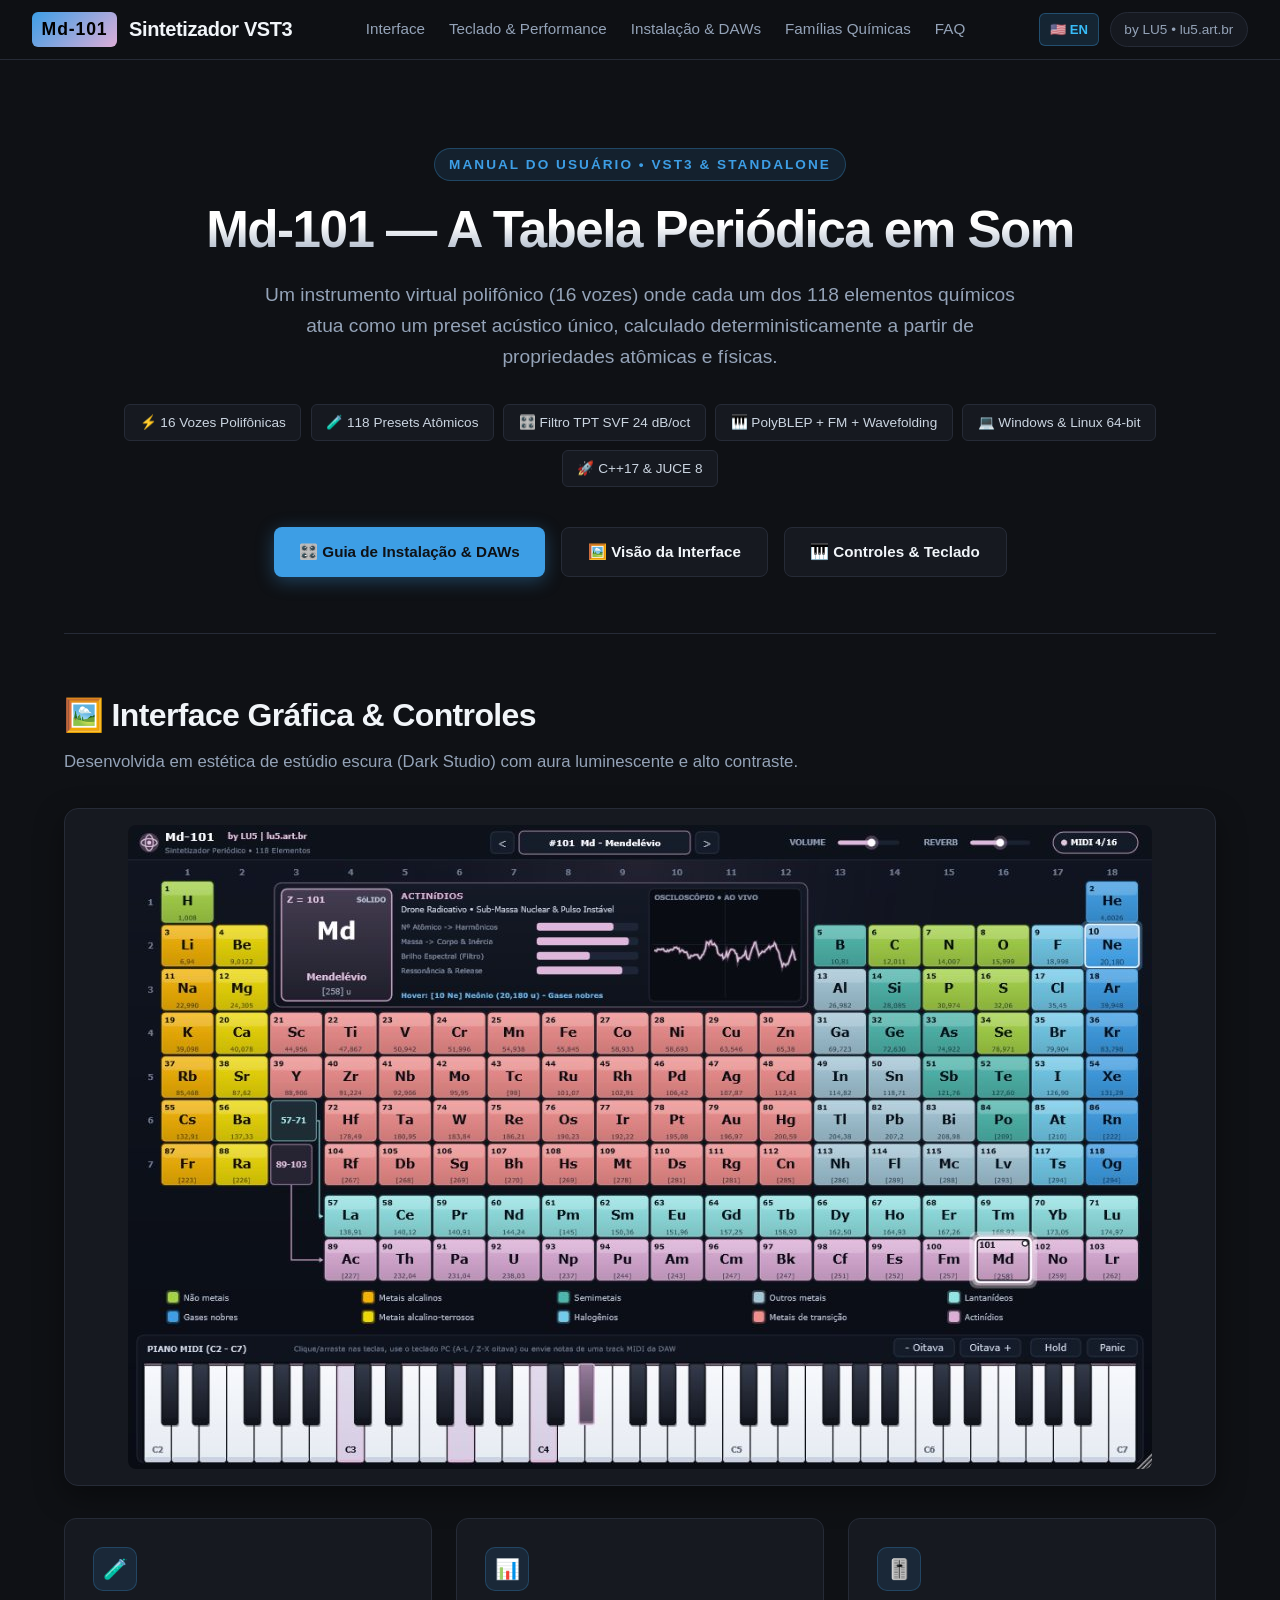
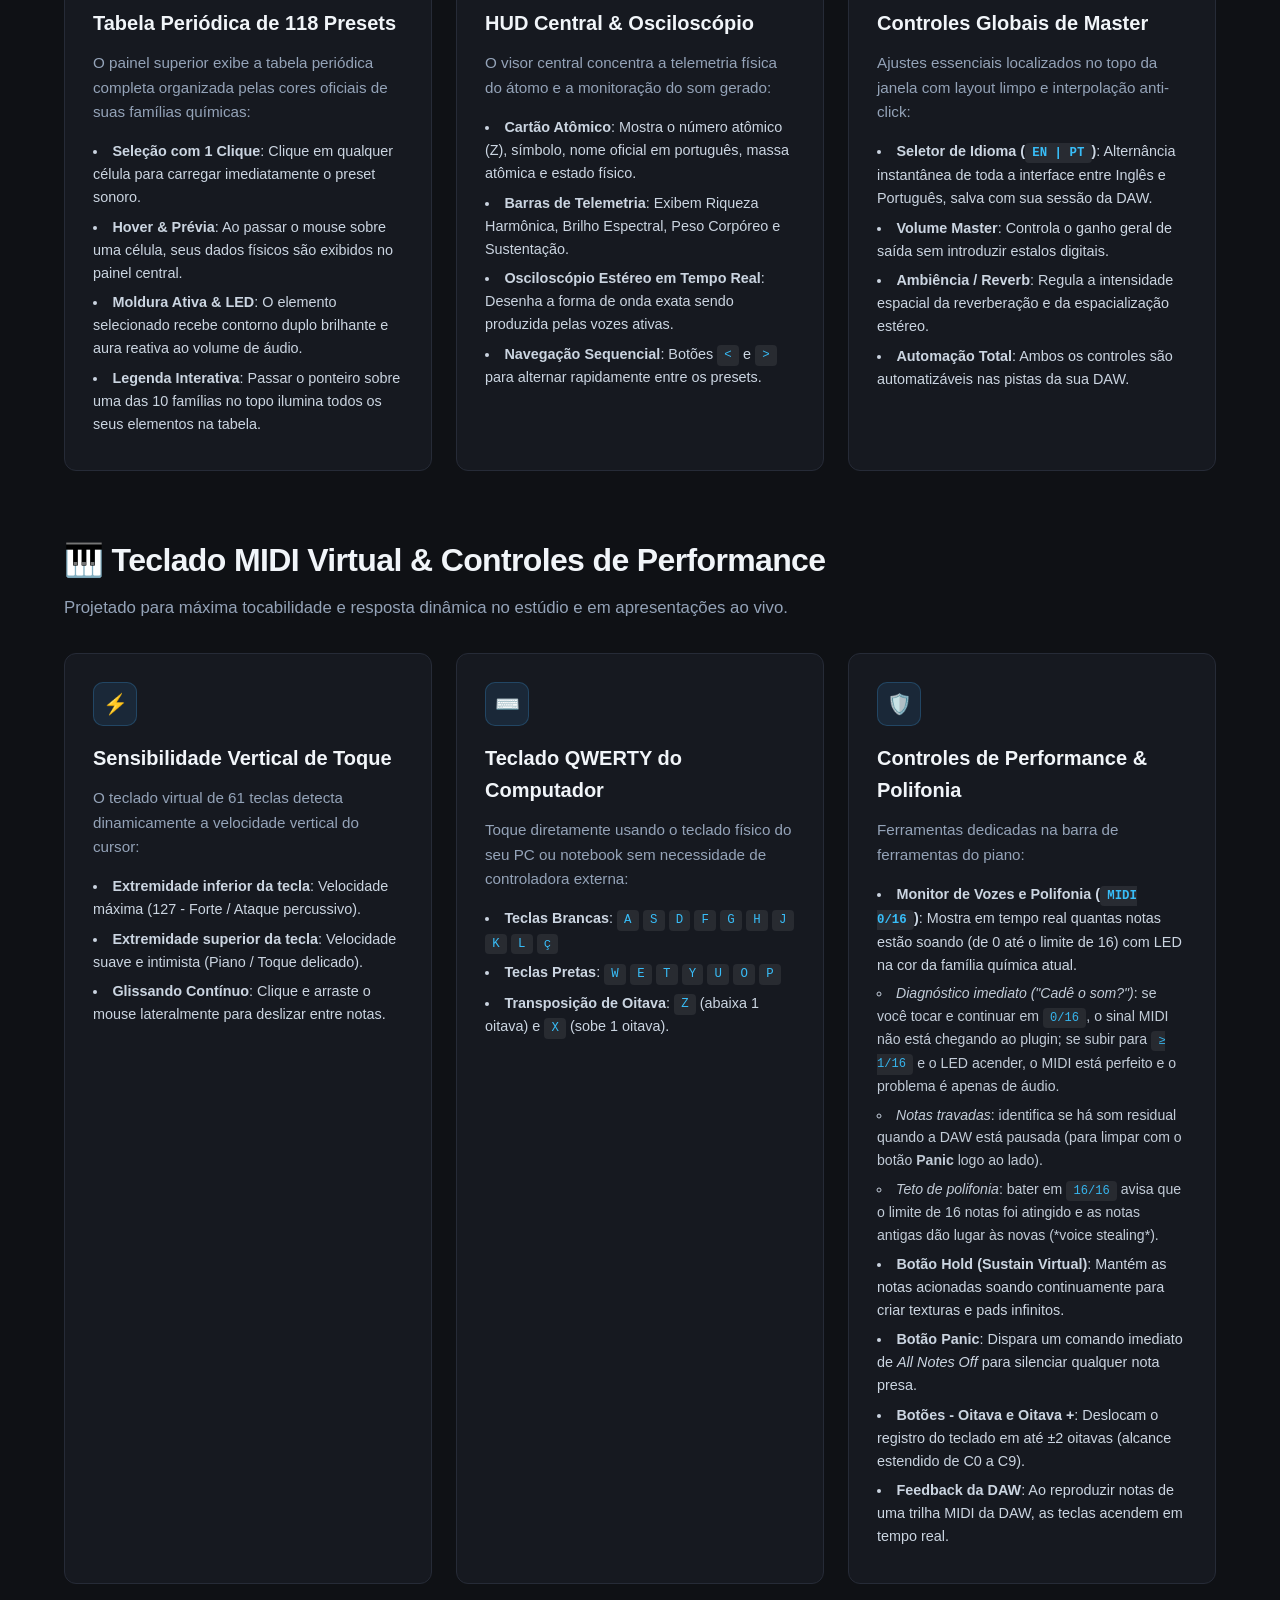
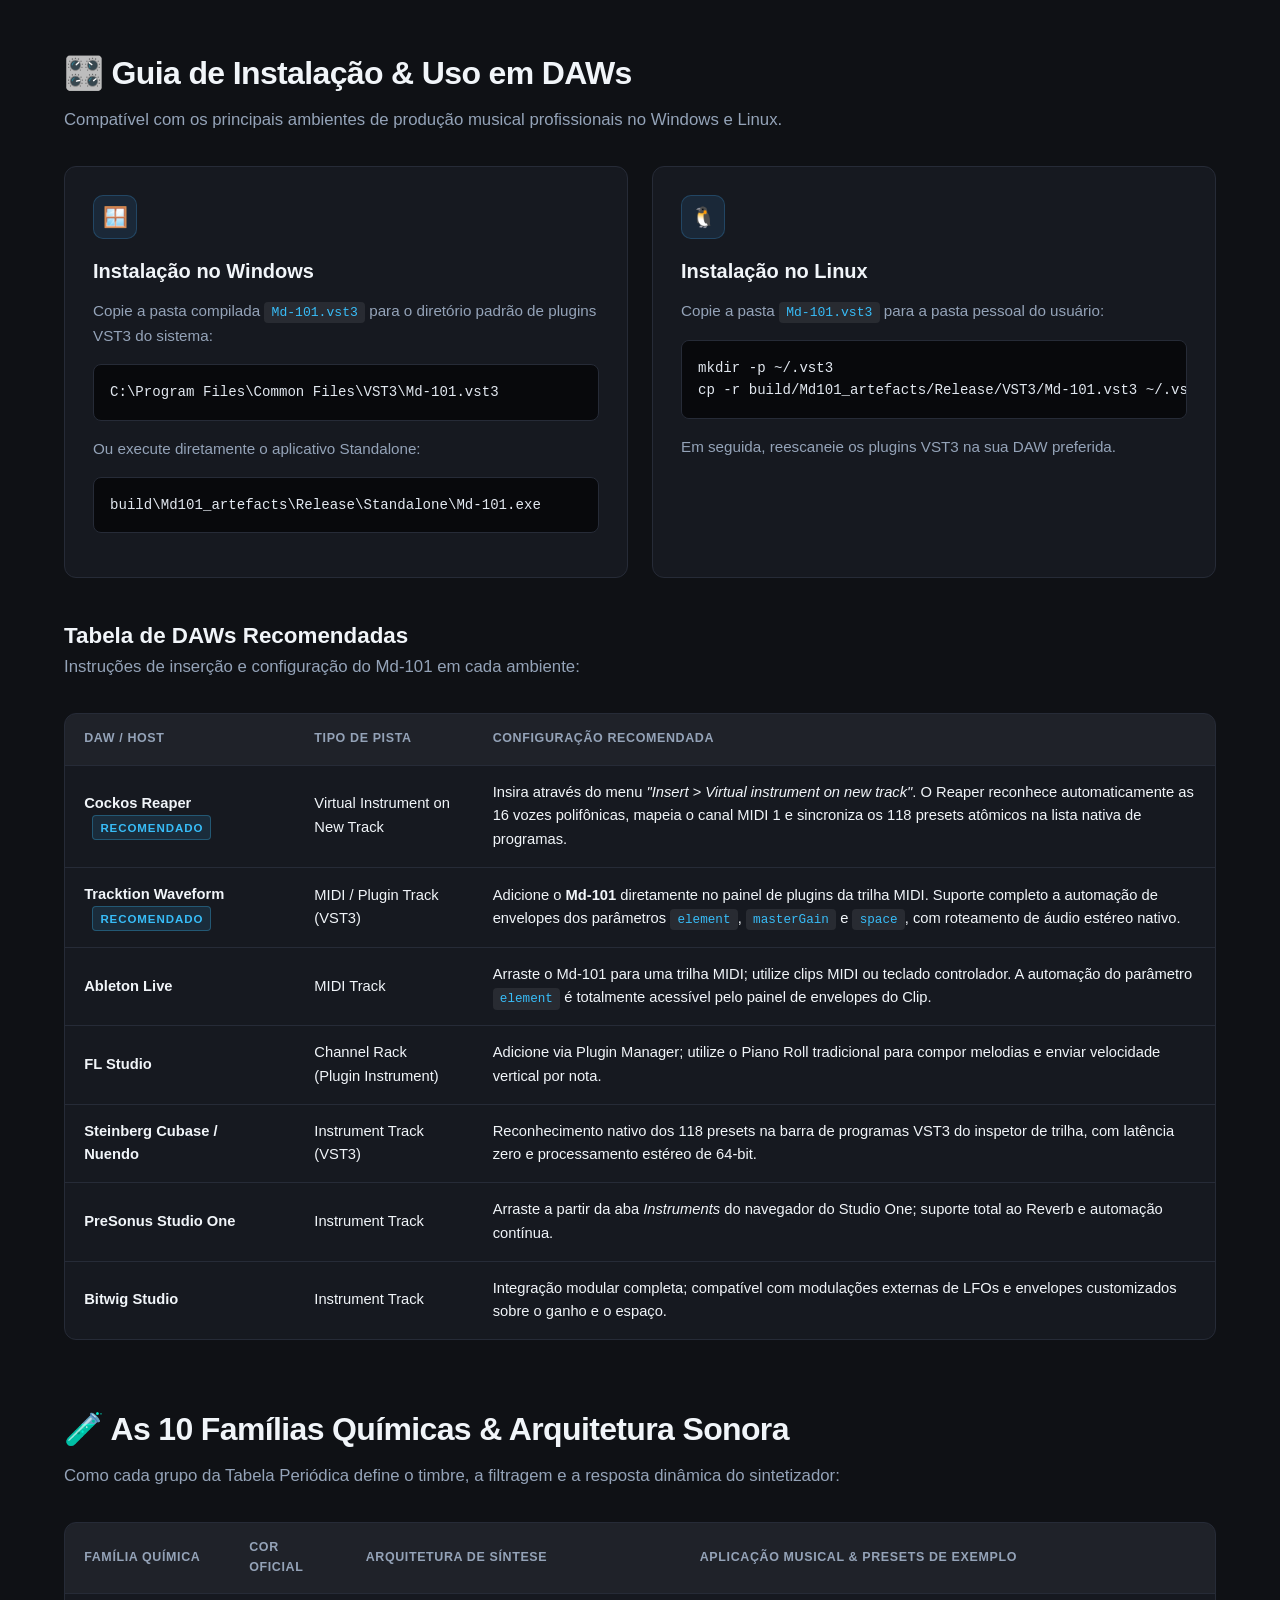
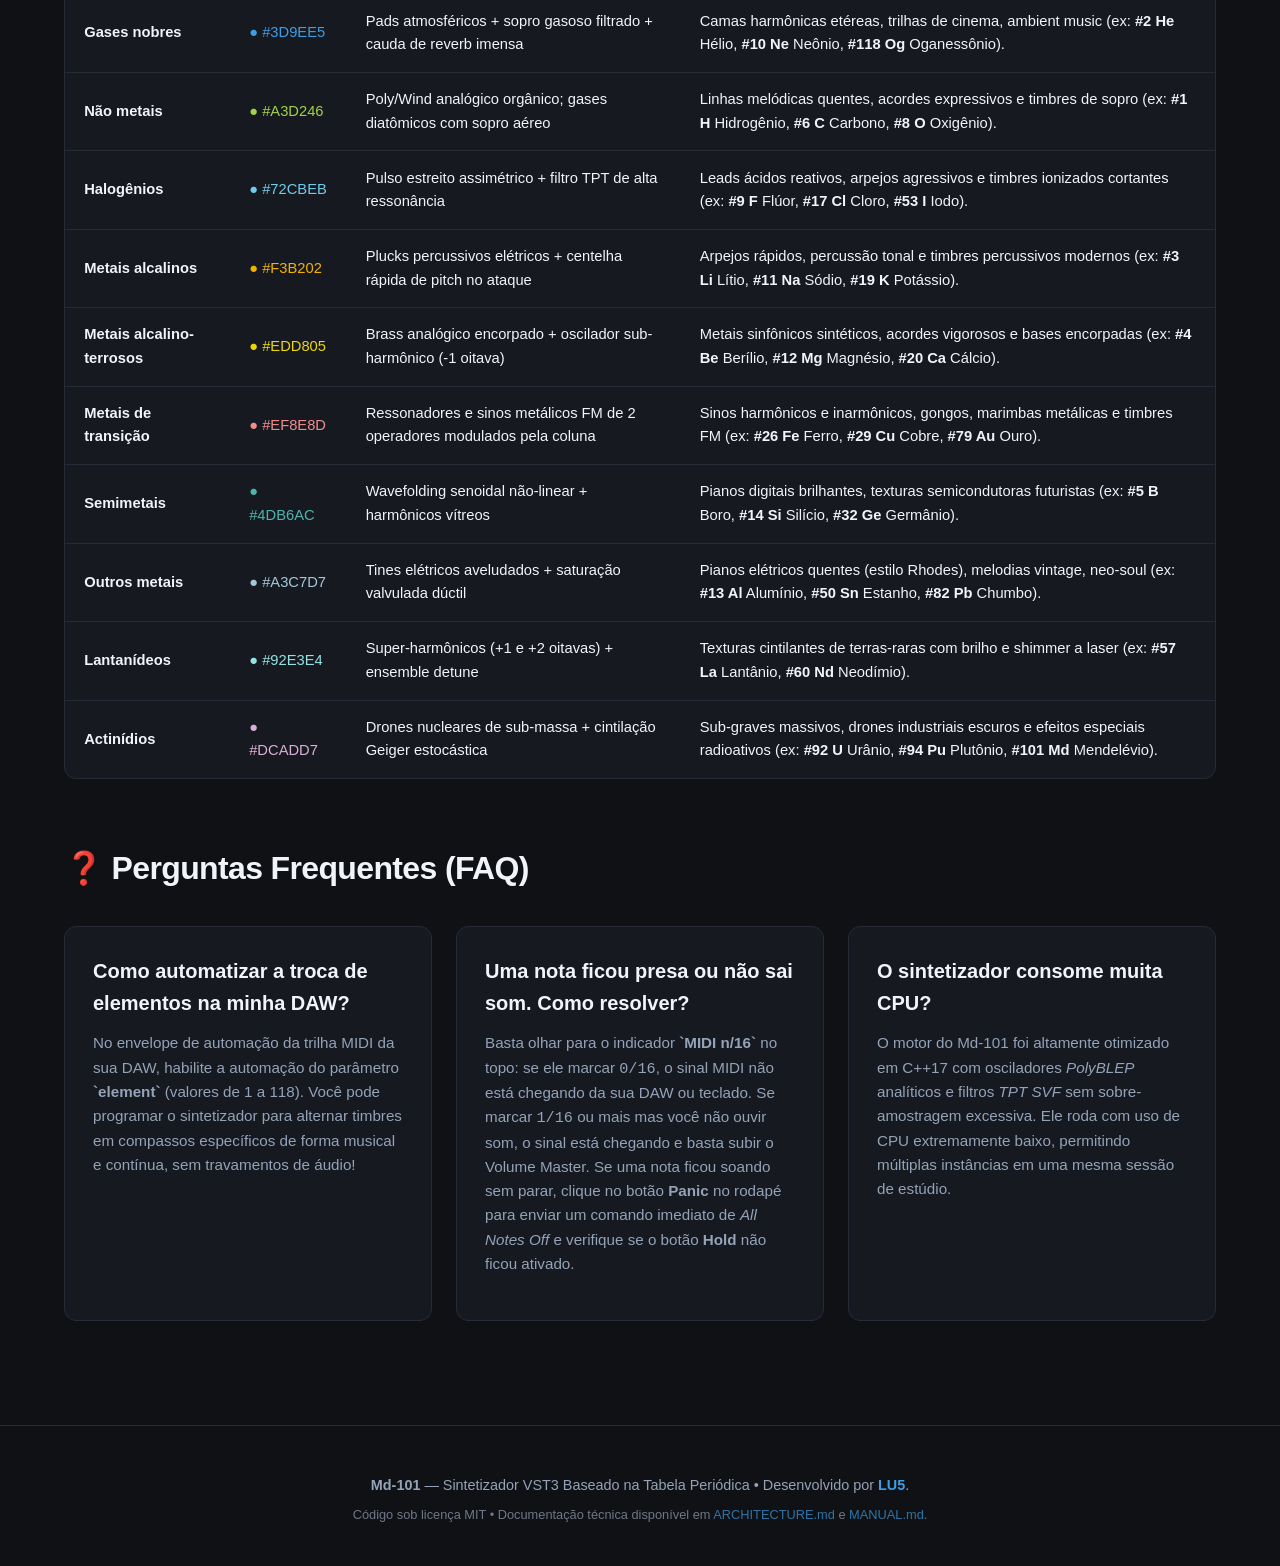
<file: docs/manual.html>
<!DOCTYPE html>
<html lang="pt-BR">
<head>
  <meta charset="UTF-8">
  <meta name="viewport" content="width=device-width, initial-scale=1.0">
  <title>Md-101 — Manual do Usuário VST3 & Standalone</title>
  <style>
    :root {
      --bg-dark: #0f1115;
      --bg-card: #161920;
      --bg-card-hover: #1e222c;
      --bg-surface: #12141a;
      --border-subtle: #262b37;
      --border-bright: #3b4255;
      --text-main: #f1f5f9;
      --text-muted: #94a3b8;
      --accent: #3d9ee5;
      --accent-glow: rgba(61, 158, 229, 0.35);
      --font-family: -apple-system, BlinkMacSystemFont, "Segoe UI", Roboto, Helvetica, Arial, sans-serif;
    }

    * {
      box-sizing: border-box;
      margin: 0;
      padding: 0;
    }

    body {
      background-color: var(--bg-dark);
      color: var(--text-main);
      font-family: var(--font-family);
      line-height: 1.6;
      -webkit-font-smoothing: antialiased;
      overflow-x: hidden;
    }

    header {
      position: sticky;
      top: 0;
      z-index: 1000;
      background: rgba(15, 17, 21, 0.92);
      backdrop-filter: blur(12px);
      border-bottom: 1px solid var(--border-subtle);
      padding: 0.75rem 2rem;
      display: flex;
      justify-content: space-between;
      align-items: center;
    }

    .logo-container {
      display: flex;
      align-items: center;
      gap: 0.75rem;
      text-decoration: none;
      color: inherit;
    }

    .logo-badge {
      background: linear-gradient(135deg, #3d9ee5, #dcadd7);
      color: #000;
      font-weight: 900;
      font-size: 1.1rem;
      padding: 0.2rem 0.6rem;
      border-radius: 6px;
      letter-spacing: 0.05em;
    }

    .logo-title {
      font-size: 1.25rem;
      font-weight: 700;
      letter-spacing: -0.02em;
    }

    .nav-links {
      display: flex;
      gap: 1.5rem;
      list-style: none;
      font-size: 0.95rem;
    }

    .nav-links a {
      color: var(--text-muted);
      text-decoration: none;
      font-weight: 500;
      transition: color 0.2s, text-shadow 0.2s;
    }

    .nav-links a:hover, .nav-links a.active {
      color: var(--text-main);
      text-shadow: 0 0 12px var(--accent-glow);
    }

    .header-actions {
      display: flex;
      align-items: center;
      gap: 0.65rem;
    }

    .lang-badge {
      background: rgba(61, 158, 229, 0.15);
      border: 1px solid rgba(61, 158, 229, 0.35);
      color: #38bdf8;
      font-size: 0.82rem;
      font-weight: 700;
      padding: 0.3rem 0.65rem;
      border-radius: 6px;
      text-decoration: none;
      transition: all 0.2s;
    }
    .lang-badge:hover {
      background: rgba(61, 158, 229, 0.28);
      border-color: #38bdf8;
      color: #fff;
    }

    .author-badge {
      background: var(--bg-card);
      border: 1px solid var(--border-subtle);
      padding: 0.35rem 0.85rem;
      border-radius: 20px;
      font-size: 0.85rem;
      text-decoration: none;
      color: var(--text-muted);
      transition: all 0.2s;
    }
    .author-badge:hover {
      border-color: var(--accent);
      color: var(--text-main);
    }

    /* Main Container */
    main {
      max-width: 1200px;
      margin: 0 auto;
      padding: 2.5rem 1.5rem;
    }

    /* Hero Section */
    .hero {
      text-align: center;
      padding: 3rem 1rem 3.5rem;
      border-bottom: 1px solid var(--border-subtle);
      margin-bottom: 3.5rem;
    }

    .hero-tag {
      display: inline-block;
      font-size: 0.85rem;
      text-transform: uppercase;
      letter-spacing: 0.15em;
      color: var(--accent);
      background: rgba(61, 158, 229, 0.12);
      border: 1px solid rgba(61, 158, 229, 0.3);
      padding: 0.3rem 0.9rem;
      border-radius: 50px;
      margin-bottom: 1.25rem;
      font-weight: 600;
    }

    .hero h1 {
      font-size: 3.2rem;
      font-weight: 800;
      letter-spacing: -0.03em;
      line-height: 1.15;
      margin-bottom: 1.25rem;
      background: linear-gradient(180deg, #ffffff 40%, #94a3b8 100%);
      -webkit-background-clip: text;
      -webkit-text-fill-color: transparent;
    }

    .hero p {
      font-size: 1.2rem;
      color: var(--text-muted);
      max-width: 780px;
      margin: 0 auto 2rem;
    }

    .hero-badges {
      display: flex;
      flex-wrap: wrap;
      justify-content: center;
      gap: 0.6rem;
      margin-bottom: 2.5rem;
    }

    .badge-pill {
      background: var(--bg-card);
      border: 1px solid var(--border-subtle);
      padding: 0.4rem 0.9rem;
      border-radius: 6px;
      font-size: 0.85rem;
      color: #cbd5e1;
    }

    .hero-actions {
      display: flex;
      justify-content: center;
      gap: 1rem;
      flex-wrap: wrap;
    }

    .btn {
      display: inline-flex;
      align-items: center;
      gap: 0.5rem;
      padding: 0.75rem 1.6rem;
      border-radius: 8px;
      font-weight: 600;
      font-size: 0.95rem;
      text-decoration: none;
      cursor: pointer;
      transition: all 0.2s;
      border: none;
    }

    .btn-primary {
      background: var(--accent);
      color: #0f1115;
      box-shadow: 0 4px 18px var(--accent-glow);
    }
    .btn-primary:hover {
      transform: translateY(-2px);
      box-shadow: 0 6px 24px var(--accent-glow);
      filter: brightness(1.1);
    }

    .btn-secondary {
      background: var(--bg-card);
      border: 1px solid var(--border-subtle);
      color: var(--text-main);
    }
    .btn-secondary:hover {
      border-color: var(--border-bright);
      background: var(--bg-card-hover);
    }

    /* Section Headers */
    .section-container {
      margin-bottom: 4rem;
    }

    .section-header {
      margin-bottom: 2rem;
    }

    .section-header h2 {
      font-size: 2rem;
      font-weight: 700;
      letter-spacing: -0.02em;
      margin-bottom: 0.5rem;
      display: flex;
      align-items: center;
      gap: 0.75rem;
    }

    .section-header p {
      color: var(--text-muted);
      font-size: 1.05rem;
    }

    /* Screenshot Banner */
    .screenshot-banner {
      background: var(--bg-card);
      border: 1px solid var(--border-subtle);
      border-radius: 14px;
      padding: 1rem;
      margin-bottom: 2rem;
      text-align: center;
      box-shadow: 0 10px 30px rgba(0, 0, 0, 0.4);
    }

    .screenshot-banner img {
      max-width: 100%;
      height: auto;
      border-radius: 8px;
      display: block;
      margin: 0 auto;
    }

    /* Content Cards Grid */
    .cards-grid {
      display: grid;
      grid-template-columns: repeat(auto-fit, minmax(320px, 1fr));
      gap: 1.5rem;
      margin-bottom: 2.5rem;
    }

    .content-card {
      background: var(--bg-card);
      border: 1px solid var(--border-subtle);
      border-radius: 12px;
      padding: 1.75rem;
      transition: border-color 0.2s;
    }
    .content-card:hover {
      border-color: var(--border-bright);
    }

    .card-icon {
      width: 44px;
      height: 44px;
      border-radius: 10px;
      background: rgba(61, 158, 229, 0.12);
      border: 1px solid rgba(61, 158, 229, 0.25);
      display: flex;
      align-items: center;
      justify-content: center;
      font-size: 1.25rem;
      margin-bottom: 1rem;
      color: var(--accent);
    }

    .content-card h3 {
      font-size: 1.25rem;
      margin-bottom: 0.75rem;
    }

    .content-card p {
      color: var(--text-muted);
      font-size: 0.95rem;
      margin-bottom: 1rem;
    }

    .content-card ul {
      list-style-position: inside;
      color: #cbd5e1;
      font-size: 0.9rem;
    }
    .content-card li {
      margin-bottom: 0.4rem;
    }

    /* Tables */
    .table-wrapper {
      overflow-x: auto;
      background: var(--bg-card);
      border: 1px solid var(--border-subtle);
      border-radius: 12px;
      margin: 1.5rem 0 2.5rem;
    }

    .spec-table {
      width: 100%;
      border-collapse: collapse;
      font-size: 0.92rem;
    }

    .spec-table th, .spec-table td {
      padding: 0.95rem 1.2rem;
      border-bottom: 1px solid var(--border-subtle);
      text-align: left;
    }

    .spec-table th {
      background: rgba(255, 255, 255, 0.04);
      color: var(--text-muted);
      font-weight: 600;
      text-transform: uppercase;
      font-size: 0.78rem;
      letter-spacing: 0.05em;
    }

    .spec-table tr:last-child td {
      border-bottom: none;
    }

    .spec-table tr:hover td {
      background: rgba(255, 255, 255, 0.02);
    }

    /* Highlight badge for top DAWs */
    .top-daw-badge {
      display: inline-block;
      font-size: 0.72rem;
      text-transform: uppercase;
      letter-spacing: 0.08em;
      font-weight: 700;
      color: #38bdf8;
      background: rgba(56, 189, 248, 0.12);
      border: 1px solid rgba(56, 189, 248, 0.3);
      padding: 0.15rem 0.45rem;
      border-radius: 4px;
      margin-left: 0.5rem;
      vertical-align: middle;
    }

    /* Code blocks */
    pre, code {
      font-family: ui-monospace, SFMono-Regular, Menlo, Monaco, Consolas, monospace;
    }

    pre {
      background: #08090c;
      border: 1px solid var(--border-subtle);
      border-radius: 8px;
      padding: 1rem;
      overflow-x: auto;
      font-size: 0.88rem;
      color: #e2e8f0;
      margin: 0.75rem 0 1rem;
    }

    code.inline-code {
      background: rgba(255, 255, 255, 0.08);
      padding: 0.2rem 0.45rem;
      border-radius: 4px;
      font-size: 0.86em;
      color: #38bdf8;
    }

    footer {
      border-top: 1px solid var(--border-subtle);
      padding: 3rem 2rem;
      text-align: center;
      color: var(--text-muted);
      font-size: 0.9rem;
    }

    footer a {
      color: var(--accent);
      text-decoration: none;
    }
    footer a:hover {
      text-decoration: underline;
    }
  </style>
</head>
<body>

  <!-- Header -->
  <header>
    <a href="#inicio" class="logo-container">
      <span class="logo-badge">Md-101</span>
      <span class="logo-title">Sintetizador VST3</span>
    </a>
    <ul class="nav-links">
      <li><a href="#interface">Interface</a></li>
      <li><a href="#teclado">Teclado & Performance</a></li>
      <li><a href="#instalacao">Instalação & DAWs</a></li>
      <li><a href="#familias">Famílias Químicas</a></li>
      <li><a href="#faq">FAQ</a></li>
    </ul>
    <div class="header-actions">
      <a href="manual-en.html" class="lang-badge" title="English Version">🇺🇸 EN</a>
      <a href="https://lu5.art.br" target="_blank" rel="noopener" class="author-badge">by LU5 • lu5.art.br</a>
    </div>
  </header>

  <!-- Main -->
  <main>

    <!-- Hero Section -->
    <section class="hero" id="inicio">
      <span class="hero-tag">Manual do Usuário • VST3 & Standalone</span>
      <h1>Md-101 — A Tabela Periódica em Som</h1>
      <p>
        Um instrumento virtual polifônico (16 vozes) onde cada um dos 118 elementos químicos atua como um preset acústico único, calculado deterministicamente a partir de propriedades atômicas e físicas.
      </p>

      <div class="hero-badges">
        <span class="badge-pill">⚡ 16 Vozes Polifônicas</span>
        <span class="badge-pill">🧪 118 Presets Atômicos</span>
        <span class="badge-pill">🎛️ Filtro TPT SVF 24 dB/oct</span>
        <span class="badge-pill">🎹 PolyBLEP + FM + Wavefolding</span>
        <span class="badge-pill">💻 Windows & Linux 64-bit</span>
        <span class="badge-pill">🚀 C++17 & JUCE 8</span>
      </div>

      <div class="hero-actions">
        <a href="#instalacao" class="btn btn-primary">🎛️ Guia de Instalação & DAWs</a>
        <a href="#interface" class="btn btn-secondary">🖼️ Visão da Interface</a>
        <a href="#teclado" class="btn btn-secondary">🎹 Controles & Teclado</a>
      </div>
    </section>

    <!-- Interface Section -->
    <section class="section-container" id="interface">
      <div class="section-header">
        <h2>🖼️ Interface Gráfica & Controles</h2>
        <p>Desenvolvida em estética de estúdio escura (Dark Studio) com aura luminescente e alto contraste.</p>
      </div>

      <div class="screenshot-banner">
        <img src="../assets/screenshot.jpg" alt="Interface oficial do sintetizador Md-101" />
      </div>

      <div class="cards-grid">
        <div class="content-card">
          <div class="card-icon">🧪</div>
          <h3>Tabela Periódica de 118 Presets</h3>
          <p>
            O painel superior exibe a tabela periódica completa organizada pelas cores oficiais de suas famílias químicas:
          </p>
          <ul>
            <li><strong>Seleção com 1 Clique</strong>: Clique em qualquer célula para carregar imediatamente o preset sonoro.</li>
            <li><strong>Hover & Prévia</strong>: Ao passar o mouse sobre uma célula, seus dados físicos são exibidos no painel central.</li>
            <li><strong>Moldura Ativa & LED</strong>: O elemento selecionado recebe contorno duplo brilhante e aura reativa ao volume de áudio.</li>
            <li><strong>Legenda Interativa</strong>: Passar o ponteiro sobre uma das 10 famílias no topo ilumina todos os seus elementos na tabela.</li>
          </ul>
        </div>

        <div class="content-card">
          <div class="card-icon">📊</div>
          <h3>HUD Central & Osciloscópio</h3>
          <p>
            O visor central concentra a telemetria física do átomo e a monitoração do som gerado:
          </p>
          <ul>
            <li><strong>Cartão Atômico</strong>: Mostra o número atômico (Z), símbolo, nome oficial em português, massa atômica e estado físico.</li>
            <li><strong>Barras de Telemetria</strong>: Exibem Riqueza Harmônica, Brilho Espectral, Peso Corpóreo e Sustentação.</li>
            <li><strong>Osciloscópio Estéreo em Tempo Real</strong>: Desenha a forma de onda exata sendo produzida pelas vozes ativas.</li>
            <li><strong>Navegação Sequencial</strong>: Botões <code class="inline-code">&lt;</code> e <code class="inline-code">&gt;</code> para alternar rapidamente entre os presets.</li>
          </ul>
        </div>

        <div class="content-card">
          <div class="card-icon">🎚️</div>
          <h3>Controles Globais de Master</h3>
          <p>
            Ajustes essenciais localizados no topo da janela com layout limpo e interpolação anti-click:
          </p>
          <ul>
            <li><strong>Seletor de Idioma (<code class="inline-code">EN | PT</code>)</strong>: Alternância instantânea de toda a interface entre Inglês e Português, salva com sua sessão da DAW.</li>
            <li><strong>Volume Master</strong>: Controla o ganho geral de saída sem introduzir estalos digitais.</li>
            <li><strong>Ambiência / Reverb</strong>: Regula a intensidade espacial da reverberação e da espacialização estéreo.</li>
            <li><strong>Automação Total</strong>: Ambos os controles são automatizáveis nas pistas da sua DAW.</li>
          </ul>
        </div>
      </div>
    </section>

    <!-- Performance & Keyboard Section -->
    <section class="section-container" id="teclado">
      <div class="section-header">
        <h2>🎹 Teclado MIDI Virtual & Controles de Performance</h2>
        <p>Projetado para máxima tocabilidade e resposta dinâmica no estúdio e em apresentações ao vivo.</p>
      </div>

      <div class="cards-grid">
        <div class="content-card">
          <div class="card-icon">⚡</div>
          <h3>Sensibilidade Vertical de Toque</h3>
          <p>
            O teclado virtual de 61 teclas detecta dinamicamente a velocidade vertical do cursor:
          </p>
          <ul>
            <li><strong>Extremidade inferior da tecla</strong>: Velocidade máxima (127 - Forte / Ataque percussivo).</li>
            <li><strong>Extremidade superior da tecla</strong>: Velocidade suave e intimista (Piano / Toque delicado).</li>
            <li><strong>Glissando Contínuo</strong>: Clique e arraste o mouse lateralmente para deslizar entre notas.</li>
          </ul>
        </div>

        <div class="content-card">
          <div class="card-icon">⌨️</div>
          <h3>Teclado QWERTY do Computador</h3>
          <p>
            Toque diretamente usando o teclado físico do seu PC ou notebook sem necessidade de controladora externa:
          </p>
          <ul>
            <li><strong>Teclas Brancas</strong>: <code class="inline-code">A</code> <code class="inline-code">S</code> <code class="inline-code">D</code> <code class="inline-code">F</code> <code class="inline-code">G</code> <code class="inline-code">H</code> <code class="inline-code">J</code> <code class="inline-code">K</code> <code class="inline-code">L</code> <code class="inline-code">ç</code></li>
            <li><strong>Teclas Pretas</strong>: <code class="inline-code">W</code> <code class="inline-code">E</code> <code class="inline-code">T</code> <code class="inline-code">Y</code> <code class="inline-code">U</code> <code class="inline-code">O</code> <code class="inline-code">P</code></li>
            <li><strong>Transposição de Oitava</strong>: <code class="inline-code">Z</code> (abaixa 1 oitava) e <code class="inline-code">X</code> (sobe 1 oitava).</li>
          </ul>
        </div>

        <div class="content-card">
          <div class="card-icon">🛡️</div>
          <h3>Controles de Performance & Polifonia</h3>
          <p>
            Ferramentas dedicadas na barra de ferramentas do piano:
          </p>
          <ul>
            <li><strong>Monitor de Vozes e Polifonia (<code class="inline-code">MIDI 0/16</code>)</strong>: Mostra em tempo real quantas notas estão soando (de 0 até o limite de 16) com LED na cor da família química atual.
              <ul style="margin-top: 0.35rem; font-size: 0.88rem; opacity: 0.95;">
                <li><em>Diagnóstico imediato ("Cadê o som?")</em>: se você tocar e continuar em <code class="inline-code">0/16</code>, o sinal MIDI não está chegando ao plugin; se subir para <code class="inline-code">&ge; 1/16</code> e o LED acender, o MIDI está perfeito e o problema é apenas de áudio.</li>
                <li><em>Notas travadas</em>: identifica se há som residual quando a DAW está pausada (para limpar com o botão <strong>Panic</strong> logo ao lado).</li>
                <li><em>Teto de polifonia</em>: bater em <code class="inline-code">16/16</code> avisa que o limite de 16 notas foi atingido e as notas antigas dão lugar às novas (*voice stealing*).</li>
              </ul>
            </li>
            <li><strong>Botão Hold (Sustain Virtual)</strong>: Mantém as notas acionadas soando continuamente para criar texturas e pads infinitos.</li>
            <li><strong>Botão Panic</strong>: Dispara um comando imediato de <em>All Notes Off</em> para silenciar qualquer nota presa.</li>
            <li><strong>Botões - Oitava e Oitava +</strong>: Deslocam o registro do teclado em até &plusmn;2 oitavas (alcance estendido de C0 a C9).</li>
            <li><strong>Feedback da DAW</strong>: Ao reproduzir notas de uma trilha MIDI da DAW, as teclas acendem em tempo real.</li>
          </ul>
        </div>
      </div>
    </section>

    <!-- Installation & DAWs Section -->
    <section class="section-container" id="instalacao">
      <div class="section-header">
        <h2>🎛️ Guia de Instalação & Uso em DAWs</h2>
        <p>Compatível com os principais ambientes de produção musical profissionais no Windows e Linux.</p>
      </div>

      <div class="cards-grid">
        <div class="content-card">
          <div class="card-icon">🪟</div>
          <h3>Instalação no Windows</h3>
          <p>Copie a pasta compilada <code class="inline-code">Md-101.vst3</code> para o diretório padrão de plugins VST3 do sistema:</p>
          <pre>C:\Program Files\Common Files\VST3\Md-101.vst3</pre>
          <p>Ou execute diretamente o aplicativo Standalone:</p>
          <pre>build\Md101_artefacts\Release\Standalone\Md-101.exe</pre>
        </div>

        <div class="content-card">
          <div class="card-icon">🐧</div>
          <h3>Instalação no Linux</h3>
          <p>Copie a pasta <code class="inline-code">Md-101.vst3</code> para a pasta pessoal do usuário:</p>
          <pre>mkdir -p ~/.vst3
cp -r build/Md101_artefacts/Release/VST3/Md-101.vst3 ~/.vst3/</pre>
          <p>Em seguida, reescaneie os plugins VST3 na sua DAW preferida.</p>
        </div>
      </div>

      <div class="section-header" style="margin-top: 2rem;">
        <h3 style="font-size: 1.4rem;">Tabela de DAWs Recomendadas</h3>
        <p>Instruções de inserção e configuração do Md-101 em cada ambiente:</p>
      </div>

      <div class="table-wrapper">
        <table class="spec-table">
          <thead>
            <tr>
              <th>DAW / Host</th>
              <th>Tipo de Pista</th>
              <th>Configuração Recomendada</th>
            </tr>
          </thead>
          <tbody>
            <tr>
              <td>
                <strong>Cockos Reaper</strong>
                <span class="top-daw-badge">Recomendado</span>
              </td>
              <td>Virtual Instrument on New Track</td>
              <td>Insira através do menu <em>"Insert &gt; Virtual instrument on new track"</em>. O Reaper reconhece automaticamente as 16 vozes polifônicas, mapeia o canal MIDI 1 e sincroniza os 118 presets atômicos na lista nativa de programas.</td>
            </tr>
            <tr>
              <td>
                <strong>Tracktion Waveform</strong>
                <span class="top-daw-badge">Recomendado</span>
              </td>
              <td>MIDI / Plugin Track (VST3)</td>
              <td>Adicione o <strong>Md-101</strong> diretamente no painel de plugins da trilha MIDI. Suporte completo a automação de envelopes dos parâmetros <code class="inline-code">element</code>, <code class="inline-code">masterGain</code> e <code class="inline-code">space</code>, com roteamento de áudio estéreo nativo.</td>
            </tr>
            <tr>
              <td><strong>Ableton Live</strong></td>
              <td>MIDI Track</td>
              <td>Arraste o Md-101 para uma trilha MIDI; utilize clips MIDI ou teclado controlador. A automação do parâmetro <code class="inline-code">element</code> é totalmente acessível pelo painel de envelopes do Clip.</td>
            </tr>
            <tr>
              <td><strong>FL Studio</strong></td>
              <td>Channel Rack (Plugin Instrument)</td>
              <td>Adicione via Plugin Manager; utilize o Piano Roll tradicional para compor melodias e enviar velocidade vertical por nota.</td>
            </tr>
            <tr>
              <td><strong>Steinberg Cubase / Nuendo</strong></td>
              <td>Instrument Track (VST3)</td>
              <td>Reconhecimento nativo dos 118 presets na barra de programas VST3 do inspetor de trilha, com latência zero e processamento estéreo de 64-bit.</td>
            </tr>
            <tr>
              <td><strong>PreSonus Studio One</strong></td>
              <td>Instrument Track</td>
              <td>Arraste a partir da aba <em>Instruments</em> do navegador do Studio One; suporte total ao Reverb e automação contínua.</td>
            </tr>
            <tr>
              <td><strong>Bitwig Studio</strong></td>
              <td>Instrument Track</td>
              <td>Integração modular completa; compatível com modulações externas de LFOs e envelopes customizados sobre o ganho e o espaço.</td>
            </tr>
          </tbody>
        </table>
      </div>
    </section>

    <!-- Chemical Families & Sound Section -->
    <section class="section-container" id="familias">
      <div class="section-header">
        <h2>🧪 As 10 Famílias Químicas & Arquitetura Sonora</h2>
        <p>Como cada grupo da Tabela Periódica define o timbre, a filtragem e a resposta dinâmica do sintetizador:</p>
      </div>

      <div class="table-wrapper">
        <table class="spec-table">
          <thead>
            <tr>
              <th>Família Química</th>
              <th>Cor Oficial</th>
              <th>Arquitetura de Síntese</th>
              <th>Aplicação Musical & Presets de Exemplo</th>
            </tr>
          </thead>
          <tbody>
            <tr>
              <td><strong>Gases nobres</strong></td>
              <td><span style="color: #3D9EE5;">● #3D9EE5</span></td>
              <td>Pads atmosféricos + sopro gasoso filtrado + cauda de reverb imensa</td>
              <td>Camas harmônicas etéreas, trilhas de cinema, ambient music (ex: <strong>#2 He</strong> Hélio, <strong>#10 Ne</strong> Neônio, <strong>#118 Og</strong> Oganessônio).</td>
            </tr>
            <tr>
              <td><strong>Não metais</strong></td>
              <td><span style="color: #A3D246;">● #A3D246</span></td>
              <td>Poly/Wind analógico orgânico; gases diatômicos com sopro aéreo</td>
              <td>Linhas melódicas quentes, acordes expressivos e timbres de sopro (ex: <strong>#1 H</strong> Hidrogênio, <strong>#6 C</strong> Carbono, <strong>#8 O</strong> Oxigênio).</td>
            </tr>
            <tr>
              <td><strong>Halogênios</strong></td>
              <td><span style="color: #72CBEB;">● #72CBEB</span></td>
              <td>Pulso estreito assimétrico + filtro TPT de alta ressonância</td>
              <td>Leads ácidos reativos, arpejos agressivos e timbres ionizados cortantes (ex: <strong>#9 F</strong> Flúor, <strong>#17 Cl</strong> Cloro, <strong>#53 I</strong> Iodo).</td>
            </tr>
            <tr>
              <td><strong>Metais alcalinos</strong></td>
              <td><span style="color: #F3B202;">● #F3B202</span></td>
              <td>Plucks percussivos elétricos + centelha rápida de pitch no ataque</td>
              <td>Arpejos rápidos, percussão tonal e timbres percussivos modernos (ex: <strong>#3 Li</strong> Lítio, <strong>#11 Na</strong> Sódio, <strong>#19 K</strong> Potássio).</td>
            </tr>
            <tr>
              <td><strong>Metais alcalino-terrosos</strong></td>
              <td><span style="color: #EDD805;">● #EDD805</span></td>
              <td>Brass analógico encorpado + oscilador sub-harmônico (-1 oitava)</td>
              <td>Metais sinfônicos sintéticos, acordes vigorosos e bases encorpadas (ex: <strong>#4 Be</strong> Berílio, <strong>#12 Mg</strong> Magnésio, <strong>#20 Ca</strong> Cálcio).</td>
            </tr>
            <tr>
              <td><strong>Metais de transição</strong></td>
              <td><span style="color: #EF8E8D;">● #EF8E8D</span></td>
              <td>Ressonadores e sinos metálicos FM de 2 operadores modulados pela coluna</td>
              <td>Sinos harmônicos e inarmônicos, gongos, marimbas metálicas e timbres FM (ex: <strong>#26 Fe</strong> Ferro, <strong>#29 Cu</strong> Cobre, <strong>#79 Au</strong> Ouro).</td>
            </tr>
            <tr>
              <td><strong>Semimetais</strong></td>
              <td><span style="color: #4DB6AC;">● #4DB6AC</span></td>
              <td>Wavefolding senoidal não-linear + harmônicos vítreos</td>
              <td>Pianos digitais brilhantes, texturas semicondutoras futuristas (ex: <strong>#5 B</strong> Boro, <strong>#14 Si</strong> Silício, <strong>#32 Ge</strong> Germânio).</td>
            </tr>
            <tr>
              <td><strong>Outros metais</strong></td>
              <td><span style="color: #A3C7D7;">● #A3C7D7</span></td>
              <td>Tines elétricos aveludados + saturação valvulada dúctil</td>
              <td>Pianos elétricos quentes (estilo Rhodes), melodias vintage, neo-soul (ex: <strong>#13 Al</strong> Alumínio, <strong>#50 Sn</strong> Estanho, <strong>#82 Pb</strong> Chumbo).</td>
            </tr>
            <tr>
              <td><strong>Lantanídeos</strong></td>
              <td><span style="color: #92E3E4;">● #92E3E4</span></td>
              <td>Super-harmônicos (+1 e +2 oitavas) + ensemble detune</td>
              <td>Texturas cintilantes de terras-raras com brilho e shimmer a laser (ex: <strong>#57 La</strong> Lantânio, <strong>#60 Nd</strong> Neodímio).</td>
            </tr>
            <tr>
              <td><strong>Actinídios</strong></td>
              <td><span style="color: #DCADD7;">● #DCADD7</span></td>
              <td>Drones nucleares de sub-massa + cintilação Geiger estocástica</td>
              <td>Sub-graves massivos, drones industriais escuros e efeitos especiais radioativos (ex: <strong>#92 U</strong> Urânio, <strong>#94 Pu</strong> Plutônio, <strong>#101 Md</strong> Mendelévio).</td>
            </tr>
          </tbody>
        </table>
      </div>
    </section>

    <!-- FAQ Section -->
    <section class="section-container" id="faq">
      <div class="section-header">
        <h2>❓ Perguntas Frequentes (FAQ)</h2>
      </div>

      <div class="cards-grid">
        <div class="content-card">
          <h3>Como automatizar a troca de elementos na minha DAW?</h3>
          <p>
            No envelope de automação da trilha MIDI da sua DAW, habilite a automação do parâmetro <strong>`element`</strong> (valores de 1 a 118). Você pode programar o sintetizador para alternar timbres em compassos específicos de forma musical e contínua, sem travamentos de áudio!
          </p>
        </div>

        <div class="content-card">
          <h3>Uma nota ficou presa ou não sai som. Como resolver?</h3>
          <p>
            Basta olhar para o indicador <strong>`MIDI n/16`</strong> no topo: se ele marcar <code>0/16</code>, o sinal MIDI não está chegando da sua DAW ou teclado. Se marcar <code>1/16</code> ou mais mas você não ouvir som, o sinal está chegando e basta subir o Volume Master. Se uma nota ficou soando sem parar, clique no botão <strong>Panic</strong> no rodapé para enviar um comando imediato de <em>All Notes Off</em> e verifique se o botão <strong>Hold</strong> não ficou ativado.
          </p>
        </div>

        <div class="content-card">
          <h3>O sintetizador consome muita CPU?</h3>
          <p>
            O motor do Md-101 foi altamente otimizado em C++17 com osciladores <em>PolyBLEP</em> analíticos e filtros <em>TPT SVF</em> sem sobre-amostragem excessiva. Ele roda com uso de CPU extremamente baixo, permitindo múltiplas instâncias em uma mesma sessão de estúdio.
          </p>
        </div>
      </div>
    </section>

  </main>

  <!-- Footer -->
  <footer>
    <p>
      <strong>Md-101</strong> — Sintetizador VST3 Baseado na Tabela Periódica • Desenvolvido por <a href="https://lu5.art.br" target="_blank" rel="noopener"><strong>LU5</strong></a>.
    </p>
    <p style="margin-top: 0.5rem; font-size: 0.8rem; opacity: 0.7;">
      Código sob licença MIT • Documentação técnica disponível em <a href="ARCHITECTURE.md">ARCHITECTURE.md</a> e <a href="MANUAL.md">MANUAL.md</a>.
    </p>
  </footer>

</body>
</html>
</file>
<file: styles.css>
:root {
  --bg-canvas: #090c11;
  --bg-elevated: #11161f;
  --bg-card: #151b26;
  --bg-card-hover: #1b2332;
  --bg-code: #07090d;
  --border-subtle: #242c3b;
  --border-bright: #3a465e;
  --text-main: #f1f5f9;
  --text-muted: #94a3b8;
  --text-dim: #64748b;
  --accent-blue: #3d9ee5;
  --accent-cyan: #72cbeb;
  --accent-violet: #dcadd7;
  --accent-green: #a3d246;
  --accent-gold: #f3b202;
  --glow-blue: rgba(61, 158, 229, 0.28);
  --glow-violet: rgba(220, 173, 215, 0.22);
  --radius-sm: 8px;
  --radius-md: 12px;
  --radius-lg: 18px;
  --font-sans: "Inter", -apple-system, BlinkMacSystemFont, "Segoe UI", Roboto, Helvetica, Arial, sans-serif;
  --font-mono: "JetBrains Mono", ui-monospace, SFMono-Regular, Menlo, Monaco, Consolas, monospace;
}

* {
  box-sizing: border-box;
  margin: 0;
  padding: 0;
}

html {
  scroll-behavior: smooth;
}

body {
  background-color: var(--bg-canvas);
  color: var(--text-main);
  font-family: var(--font-sans);
  line-height: 1.6;
  -webkit-font-smoothing: antialiased;
  overflow-x: hidden;
  background-image:
    radial-gradient(ellipse 80% 50% at 50% -10%, rgba(61, 158, 229, 0.14), transparent 70%),
    radial-gradient(ellipse 55% 40% at 85% 15%, rgba(220, 173, 215, 0.09), transparent 65%);
}

a {
  color: inherit;
}

.container {
  max-width: 1180px;
  margin: 0 auto;
  padding: 0 1.5rem;
}

/* Header */
.site-header {
  position: sticky;
  top: 0;
  z-index: 100;
  background: rgba(9, 12, 17, 0.88);
  backdrop-filter: blur(14px);
  border-bottom: 1px solid var(--border-subtle);
}

.header-inner {
  max-width: 1180px;
  margin: 0 auto;
  padding: 0.75rem 1.5rem;
  display: flex;
  align-items: center;
  justify-content: space-between;
  gap: 1rem;
  flex-wrap: wrap;
}

.brand {
  display: inline-flex;
  align-items: center;
  gap: 0.75rem;
  text-decoration: none;
}

.brand-icon {
  width: 38px;
  height: 38px;
  border-radius: 9px;
  display: block;
}

.brand-text {
  display: flex;
  flex-direction: column;
  line-height: 1.15;
}

.brand-name {
  font-size: 1.12rem;
  font-weight: 800;
  letter-spacing: -0.02em;
}

.brand-sub {
  font-size: 0.74rem;
  color: var(--text-muted);
  font-weight: 500;
}

.nav-links {
  display: flex;
  align-items: center;
  gap: 1.5rem;
  list-style: none;
}

.nav-links a {
  text-decoration: none;
  color: var(--text-muted);
  font-size: 0.92rem;
  font-weight: 500;
  transition: color 0.18s ease;
}

.nav-links a:hover {
  color: var(--text-main);
}

.header-actions {
  display: flex;
  align-items: center;
  gap: 0.65rem;
}

.lang-toggle {
  display: inline-flex;
  align-items: center;
  gap: 0.35rem;
  background: rgba(61, 158, 229, 0.12);
  border: 1px solid rgba(61, 158, 229, 0.35);
  color: var(--accent-cyan);
  font-family: var(--font-mono);
  font-size: 0.78rem;
  font-weight: 700;
  padding: 0.38rem 0.75rem;
  border-radius: 7px;
  cursor: pointer;
  transition: all 0.18s ease;
}

.lang-toggle:hover {
  background: rgba(61, 158, 229, 0.24);
  border-color: var(--accent-cyan);
  color: #ffffff;
}

.lang-toggle .active-lang {
  color: #ffffff;
  text-decoration: underline;
  text-underline-offset: 3px;
}

.header-gh {
  display: inline-flex;
  align-items: center;
  gap: 0.45rem;
  background: var(--bg-card);
  border: 1px solid var(--border-subtle);
  color: var(--text-main);
  font-size: 0.85rem;
  font-weight: 600;
  padding: 0.4rem 0.85rem;
  border-radius: 7px;
  text-decoration: none;
  transition: border-color 0.18s ease, background 0.18s ease;
}

.header-gh:hover {
  border-color: var(--border-bright);
  background: var(--bg-card-hover);
}

/* Hero */
.hero {
  padding: 4.25rem 0 3.5rem;
  text-align: center;
}

.release-pill {
  display: inline-flex;
  align-items: center;
  gap: 0.55rem;
  padding: 0.36rem 0.95rem;
  border-radius: 999px;
  background: rgba(163, 210, 70, 0.1);
  border: 1px solid rgba(163, 210, 70, 0.32);
  color: #d9f99d;
  font-size: 0.83rem;
  font-weight: 600;
  text-decoration: none;
  margin-bottom: 1.5rem;
  transition: border-color 0.2s, background 0.2s;
}

.release-pill:hover {
  background: rgba(163, 210, 70, 0.18);
  border-color: var(--accent-green);
}

.status-dot {
  width: 8px;
  height: 8px;
  border-radius: 50%;
  background: var(--accent-green);
  box-shadow: 0 0 10px var(--accent-green);
}

.hero h1 {
  font-size: clamp(2.35rem, 5vw, 3.85rem);
  font-weight: 800;
  letter-spacing: -0.035em;
  line-height: 1.1;
  max-width: 880px;
  margin: 0 auto 1.25rem;
  background: linear-gradient(180deg, #ffffff 35%, #a5b4fc 100%);
  -webkit-background-clip: text;
  -webkit-text-fill-color: transparent;
}

.hero-subtitle {
  font-size: clamp(1.02rem, 1.8vw, 1.22rem);
  color: var(--text-muted);
  max-width: 730px;
  margin: 0 auto 2rem;
}

.hero-specs {
  display: flex;
  flex-wrap: wrap;
  justify-content: center;
  gap: 0.6rem;
  margin-bottom: 2.25rem;
}

.spec-chip {
  background: var(--bg-elevated);
  border: 1px solid var(--border-subtle);
  color: #cbd5e1;
  font-size: 0.82rem;
  font-weight: 600;
  padding: 0.35rem 0.8rem;
  border-radius: 6px;
}

.hero-cta-group {
  display: flex;
  justify-content: center;
  align-items: center;
  flex-wrap: wrap;
  gap: 0.9rem;
  margin-bottom: 1rem;
}

.btn {
  display: inline-flex;
  align-items: center;
  justify-content: center;
  gap: 0.6rem;
  padding: 0.85rem 1.55rem;
  border-radius: 10px;
  font-size: 0.96rem;
  font-weight: 700;
  text-decoration: none;
  cursor: pointer;
  border: 1px solid transparent;
  transition: transform 0.16s ease, box-shadow 0.2s ease, border-color 0.2s ease, background 0.2s ease;
}

.btn:hover {
  transform: translateY(-2px);
}

.btn-win {
  background: linear-gradient(135deg, #3d9ee5, #2563eb);
  color: #ffffff;
  box-shadow: 0 8px 24px rgba(61, 158, 229, 0.32);
}

.btn-win:hover {
  box-shadow: 0 12px 30px rgba(61, 158, 229, 0.45);
}

.btn-linux {
  background: linear-gradient(135deg, #273244, #19212e);
  border-color: rgba(220, 173, 215, 0.45);
  color: #f8fafc;
  box-shadow: 0 8px 24px rgba(220, 173, 215, 0.14);
}

.btn-linux:hover {
  border-color: var(--accent-violet);
  box-shadow: 0 12px 28px rgba(220, 173, 215, 0.24);
}

.btn-ghost {
  background: var(--bg-card);
  border-color: var(--border-subtle);
  color: var(--text-muted);
}

.btn-ghost:hover {
  border-color: var(--border-bright);
  color: var(--text-main);
  background: var(--bg-card-hover);
}

.btn-highlight {
  outline: 2px solid var(--accent-green);
  outline-offset: 2px;
}

.hero-subnote {
  font-size: 0.84rem;
  color: var(--text-dim);
  margin-bottom: 2.75rem;
}

.hero-subnote a {
  color: var(--accent-cyan);
  text-decoration: none;
}

.hero-subnote a:hover {
  text-decoration: underline;
}

/* Showcase Frame */
.showcase-frame {
  position: relative;
  background: linear-gradient(160deg, rgba(61, 158, 229, 0.22), rgba(220, 173, 215, 0.16), rgba(36, 44, 59, 0.5));
  padding: 1px;
  border-radius: var(--radius-lg);
  box-shadow: 0 24px 70px rgba(0, 0, 0, 0.65), 0 0 60px rgba(61, 158, 229, 0.12);
}

.showcase-inner {
  background: #0b0e14;
  border-radius: calc(var(--radius-lg) - 1px);
  padding: 0.85rem;
}

.showcase-inner img {
  width: 100%;
  height: auto;
  display: block;
  border-radius: 10px;
}

.showcase-caption {
  margin-top: 0.85rem;
  font-size: 0.84rem;
  color: var(--text-muted);
  display: flex;
  justify-content: space-between;
  align-items: center;
  flex-wrap: wrap;
  gap: 0.5rem;
  padding: 0 0.35rem;
}

/* Sections */
.section {
  padding: 4.5rem 0;
  border-top: 1px solid var(--border-subtle);
}

.section-head {
  margin-bottom: 2.25rem;
}

.section-kicker {
  display: inline-block;
  font-family: var(--font-mono);
  font-size: 0.78rem;
  font-weight: 700;
  text-transform: uppercase;
  letter-spacing: 0.12em;
  color: var(--accent-cyan);
  margin-bottom: 0.55rem;
}

.section-head h2 {
  font-size: clamp(1.65rem, 3vw, 2.3rem);
  font-weight: 800;
  letter-spacing: -0.025em;
  margin-bottom: 0.6rem;
}

.section-head p {
  color: var(--text-muted);
  font-size: 1.02rem;
  max-width: 720px;
}

/* Download Section */
.release-meta-bar {
  display: flex;
  flex-wrap: wrap;
  align-items: center;
  justify-content: space-between;
  gap: 1rem;
  background: var(--bg-elevated);
  border: 1px solid var(--border-subtle);
  border-radius: var(--radius-md);
  padding: 1rem 1.35rem;
  margin-bottom: 1.75rem;
}

.release-meta-left {
  display: flex;
  align-items: center;
  flex-wrap: wrap;
  gap: 0.85rem;
}

.version-tag {
  font-family: var(--font-mono);
  font-size: 0.95rem;
  font-weight: 700;
  color: #090c11;
  background: linear-gradient(135deg, var(--accent-cyan), var(--accent-violet));
  padding: 0.25rem 0.7rem;
  border-radius: 6px;
}

.release-date {
  font-size: 0.9rem;
  color: var(--text-muted);
}

.release-meta-links {
  display: flex;
  flex-wrap: wrap;
  gap: 1rem;
  font-size: 0.88rem;
}

.release-meta-links a {
  color: var(--accent-cyan);
  text-decoration: none;
  font-weight: 600;
}

.release-meta-links a:hover {
  text-decoration: underline;
}

.download-grid {
  display: grid;
  grid-template-columns: repeat(2, minmax(0, 1fr));
  gap: 1.5rem;
}

.os-card {
  position: relative;
  background: var(--bg-card);
  border: 1px solid var(--border-subtle);
  border-radius: var(--radius-md);
  padding: 1.85rem;
  display: flex;
  flex-direction: column;
  gap: 1.15rem;
  transition: border-color 0.2s ease, box-shadow 0.2s ease;
}

.os-card.recommended {
  border-color: rgba(163, 210, 70, 0.55);
  box-shadow: 0 0 0 1px rgba(163, 210, 70, 0.2), 0 18px 40px rgba(0, 0, 0, 0.35);
}

.os-card-header {
  display: flex;
  align-items: flex-start;
  justify-content: space-between;
  gap: 1rem;
}

.os-title-wrap {
  display: flex;
  align-items: center;
  gap: 0.85rem;
}

.os-icon {
  width: 46px;
  height: 46px;
  border-radius: 10px;
  background: rgba(61, 158, 229, 0.12);
  border: 1px solid rgba(61, 158, 229, 0.28);
  display: flex;
  align-items: center;
  justify-content: center;
  color: var(--accent-cyan);
  flex-shrink: 0;
}

.os-card-linux .os-icon {
  background: rgba(220, 173, 215, 0.12);
  border-color: rgba(220, 173, 215, 0.28);
  color: var(--accent-violet);
}

.os-card h3 {
  font-size: 1.3rem;
  font-weight: 700;
}

.os-arch {
  font-size: 0.84rem;
  color: var(--text-muted);
}

.rec-badge {
  display: none;
  font-size: 0.72rem;
  font-weight: 700;
  text-transform: uppercase;
  letter-spacing: 0.06em;
  color: #090c11;
  background: var(--accent-green);
  padding: 0.24rem 0.55rem;
  border-radius: 5px;
  white-space: nowrap;
}

.os-card.recommended .rec-badge {
  display: inline-block;
}

.os-desc {
  color: var(--text-muted);
  font-size: 0.94rem;
}

.dl-primary-btn {
  width: 100%;
  justify-content: space-between;
  padding: 0.95rem 1.2rem;
}

.dl-btn-label {
  display: flex;
  align-items: center;
  gap: 0.6rem;
}

.dl-btn-meta {
  font-family: var(--font-mono);
  font-size: 0.78rem;
  font-weight: 600;
  opacity: 0.9;
}

.dl-alt-row {
  display: flex;
  flex-wrap: wrap;
  gap: 0.65rem;
}

.dl-alt-link {
  display: inline-flex;
  align-items: center;
  gap: 0.45rem;
  padding: 0.5rem 0.85rem;
  border-radius: 8px;
  background: var(--bg-elevated);
  border: 1px solid var(--border-subtle);
  color: #cbd5e1;
  font-size: 0.84rem;
  font-weight: 600;
  text-decoration: none;
  transition: border-color 0.18s ease, color 0.18s ease;
}

.dl-alt-link:hover {
  border-color: var(--accent-cyan);
  color: #ffffff;
}

.install-snippet {
  background: var(--bg-code);
  border: 1px solid var(--border-subtle);
  border-radius: 9px;
  padding: 0.85rem 1rem;
  font-family: var(--font-mono);
  font-size: 0.8rem;
  color: #e2e8f0;
  position: relative;
}

.install-snippet pre {
  overflow-x: auto;
  padding-right: 4rem;
  line-height: 1.55;
}

.copy-btn {
  position: absolute;
  top: 0.6rem;
  right: 0.6rem;
  background: var(--bg-card);
  border: 1px solid var(--border-subtle);
  color: var(--text-muted);
  font-family: var(--font-sans);
  font-size: 0.74rem;
  font-weight: 600;
  padding: 0.28rem 0.6rem;
  border-radius: 6px;
  cursor: pointer;
  transition: all 0.15s ease;
}

.copy-btn:hover {
  color: #ffffff;
  border-color: var(--border-bright);
}

.os-notes {
  list-style: none;
  font-size: 0.85rem;
  color: var(--text-muted);
  display: grid;
  gap: 0.35rem;
}

.os-notes li::before {
  content: "› ";
  color: var(--accent-cyan);
  font-weight: 700;
}

.os-notes code {
  font-family: var(--font-mono);
  font-size: 0.8em;
  background: rgba(255, 255, 255, 0.06);
  padding: 0.12rem 0.35rem;
  border-radius: 4px;
  color: #e2e8f0;
}

/* Feature Grid */
.features-grid {
  display: grid;
  grid-template-columns: repeat(2, minmax(0, 1fr));
  gap: 1.35rem;
}

.feature-card {
  background: var(--bg-card);
  border: 1px solid var(--border-subtle);
  border-radius: var(--radius-md);
  padding: 1.6rem;
  transition: border-color 0.2s ease;
}

.feature-card:hover {
  border-color: var(--border-bright);
}

.feature-badge {
  display: inline-flex;
  align-items: center;
  justify-content: center;
  font-family: var(--font-mono);
  font-size: 0.78rem;
  font-weight: 700;
  color: var(--accent-cyan);
  background: rgba(61, 158, 229, 0.12);
  border: 1px solid rgba(61, 158, 229, 0.28);
  padding: 0.28rem 0.6rem;
  border-radius: 6px;
  margin-bottom: 0.9rem;
}

.feature-card h3 {
  font-size: 1.15rem;
  margin-bottom: 0.55rem;
}

.feature-card p {
  color: var(--text-muted);
  font-size: 0.94rem;
}

/* Chemical Families Interactive Explorer */
.families-layout {
  display: grid;
  grid-template-columns: 1.3fr 1fr;
  gap: 1.5rem;
  align-items: start;
}

.families-grid {
  display: grid;
  grid-template-columns: repeat(2, minmax(0, 1fr));
  gap: 0.75rem;
}

.family-chip {
  text-align: left;
  background: var(--bg-card);
  border: 1px solid var(--border-subtle);
  border-radius: 10px;
  padding: 0.85rem 1rem;
  cursor: pointer;
  color: var(--text-main);
  transition: transform 0.15s ease, border-color 0.2s ease, background 0.2s ease;
  display: flex;
  align-items: center;
  gap: 0.75rem;
}

.family-chip:hover {
  background: var(--bg-card-hover);
  border-color: var(--border-bright);
  transform: translateY(-1px);
}

.family-chip.active {
  background: var(--bg-card-hover);
  border-color: var(--fam-color, var(--accent-cyan));
  box-shadow: 0 0 0 1px var(--fam-color, var(--accent-cyan));
}

.fam-swatch {
  width: 14px;
  height: 14px;
  border-radius: 4px;
  background: var(--fam-color);
  box-shadow: 0 0 10px var(--fam-color);
  flex-shrink: 0;
}

.fam-chip-title {
  font-size: 0.93rem;
  font-weight: 700;
  display: block;
}

.fam-chip-range {
  font-family: var(--font-mono);
  font-size: 0.75rem;
  color: var(--text-muted);
}

.family-inspector {
  background: var(--bg-card);
  border: 1px solid var(--border-subtle);
  border-radius: var(--radius-md);
  padding: 1.75rem;
  position: relative;
  overflow: hidden;
}

.inspector-top {
  display: flex;
  align-items: center;
  gap: 1.15rem;
  margin-bottom: 1.2rem;
}

.element-tile {
  width: 84px;
  height: 84px;
  border-radius: 12px;
  background: #0c1017;
  border: 2px solid var(--fam-color, var(--accent-violet));
  box-shadow: 0 0 24px rgba(61, 158, 229, 0.16);
  display: flex;
  flex-direction: column;
  justify-content: space-between;
  padding: 0.5rem 0.6rem;
  flex-shrink: 0;
}

.tile-num {
  font-family: var(--font-mono);
  font-size: 0.75rem;
  font-weight: 700;
  color: var(--fam-color, var(--accent-violet));
}

.tile-sym {
  font-size: 1.85rem;
  font-weight: 800;
  line-height: 1;
  text-align: center;
}

.tile-mass {
  font-family: var(--font-mono);
  font-size: 0.68rem;
  color: var(--text-muted);
  text-align: center;
}

.inspector-cat {
  font-family: var(--font-mono);
  font-size: 0.76rem;
  font-weight: 700;
  text-transform: uppercase;
  letter-spacing: 0.08em;
  color: var(--fam-color, var(--accent-violet));
  margin-bottom: 0.25rem;
}

.inspector-name {
  font-size: 1.3rem;
  font-weight: 800;
}

.inspector-desc {
  color: var(--text-muted);
  font-size: 0.95rem;
  margin-bottom: 1.25rem;
}

.telemetry-bars {
  display: grid;
  gap: 0.65rem;
}

.telemetry-row {
  display: grid;
  grid-template-columns: 120px 1fr;
  align-items: center;
  gap: 0.75rem;
  font-size: 0.8rem;
  color: var(--text-muted);
}

.bar-track {
  height: 8px;
  background: #0b0e14;
  border-radius: 999px;
  overflow: hidden;
  border: 1px solid var(--border-subtle);
}

.bar-fill {
  height: 100%;
  border-radius: 999px;
  background: var(--fam-color, var(--accent-violet));
  transition: width 0.28s ease;
}

/* Story & Docs */
.origin-grid {
  display: grid;
  grid-template-columns: 1.25fr 1fr;
  gap: 1.5rem;
}

.story-card,
.docs-card {
  background: var(--bg-card);
  border: 1px solid var(--border-subtle);
  border-radius: var(--radius-md);
  padding: 1.85rem;
}

.story-card h3,
.docs-card h3 {
  font-size: 1.25rem;
  margin-bottom: 0.85rem;
}

.story-card p {
  color: var(--text-muted);
  font-size: 0.95rem;
  margin-bottom: 0.9rem;
}

.story-card p:last-child {
  margin-bottom: 0;
}

.docs-list {
  display: grid;
  gap: 0.8rem;
}

.doc-link-item {
  display: flex;
  align-items: center;
  justify-content: space-between;
  gap: 1rem;
  padding: 0.9rem 1rem;
  background: var(--bg-elevated);
  border: 1px solid var(--border-subtle);
  border-radius: 9px;
  text-decoration: none;
  transition: border-color 0.18s ease, background 0.18s ease;
}

.doc-link-item:hover {
  border-color: var(--accent-cyan);
  background: var(--bg-card-hover);
}

.doc-link-title {
  font-weight: 700;
  font-size: 0.95rem;
  display: block;
}

.doc-link-sub {
  font-size: 0.82rem;
  color: var(--text-muted);
}

.doc-arrow {
  color: var(--accent-cyan);
  font-weight: 700;
}

/* Footer */
.site-footer {
  border-top: 1px solid var(--border-subtle);
  padding: 2.75rem 0;
  text-align: center;
  color: var(--text-muted);
  font-size: 0.9rem;
}

.site-footer a {
  color: var(--accent-cyan);
  text-decoration: none;
}

.site-footer a:hover {
  text-decoration: underline;
}

.footer-legal {
  margin-top: 0.55rem;
  font-size: 0.8rem;
  color: var(--text-dim);
}

/* Responsive */
@media (max-width: 920px) {
  .download-grid,
  .features-grid,
  .families-layout,
  .origin-grid {
    grid-template-columns: 1fr;
  }
}

@media (max-width: 680px) {
  .nav-links {
    display: none;
  }

  .families-grid {
    grid-template-columns: 1fr;
  }

  .hero {
    padding: 3rem 0 2.5rem;
  }
}
</file>
